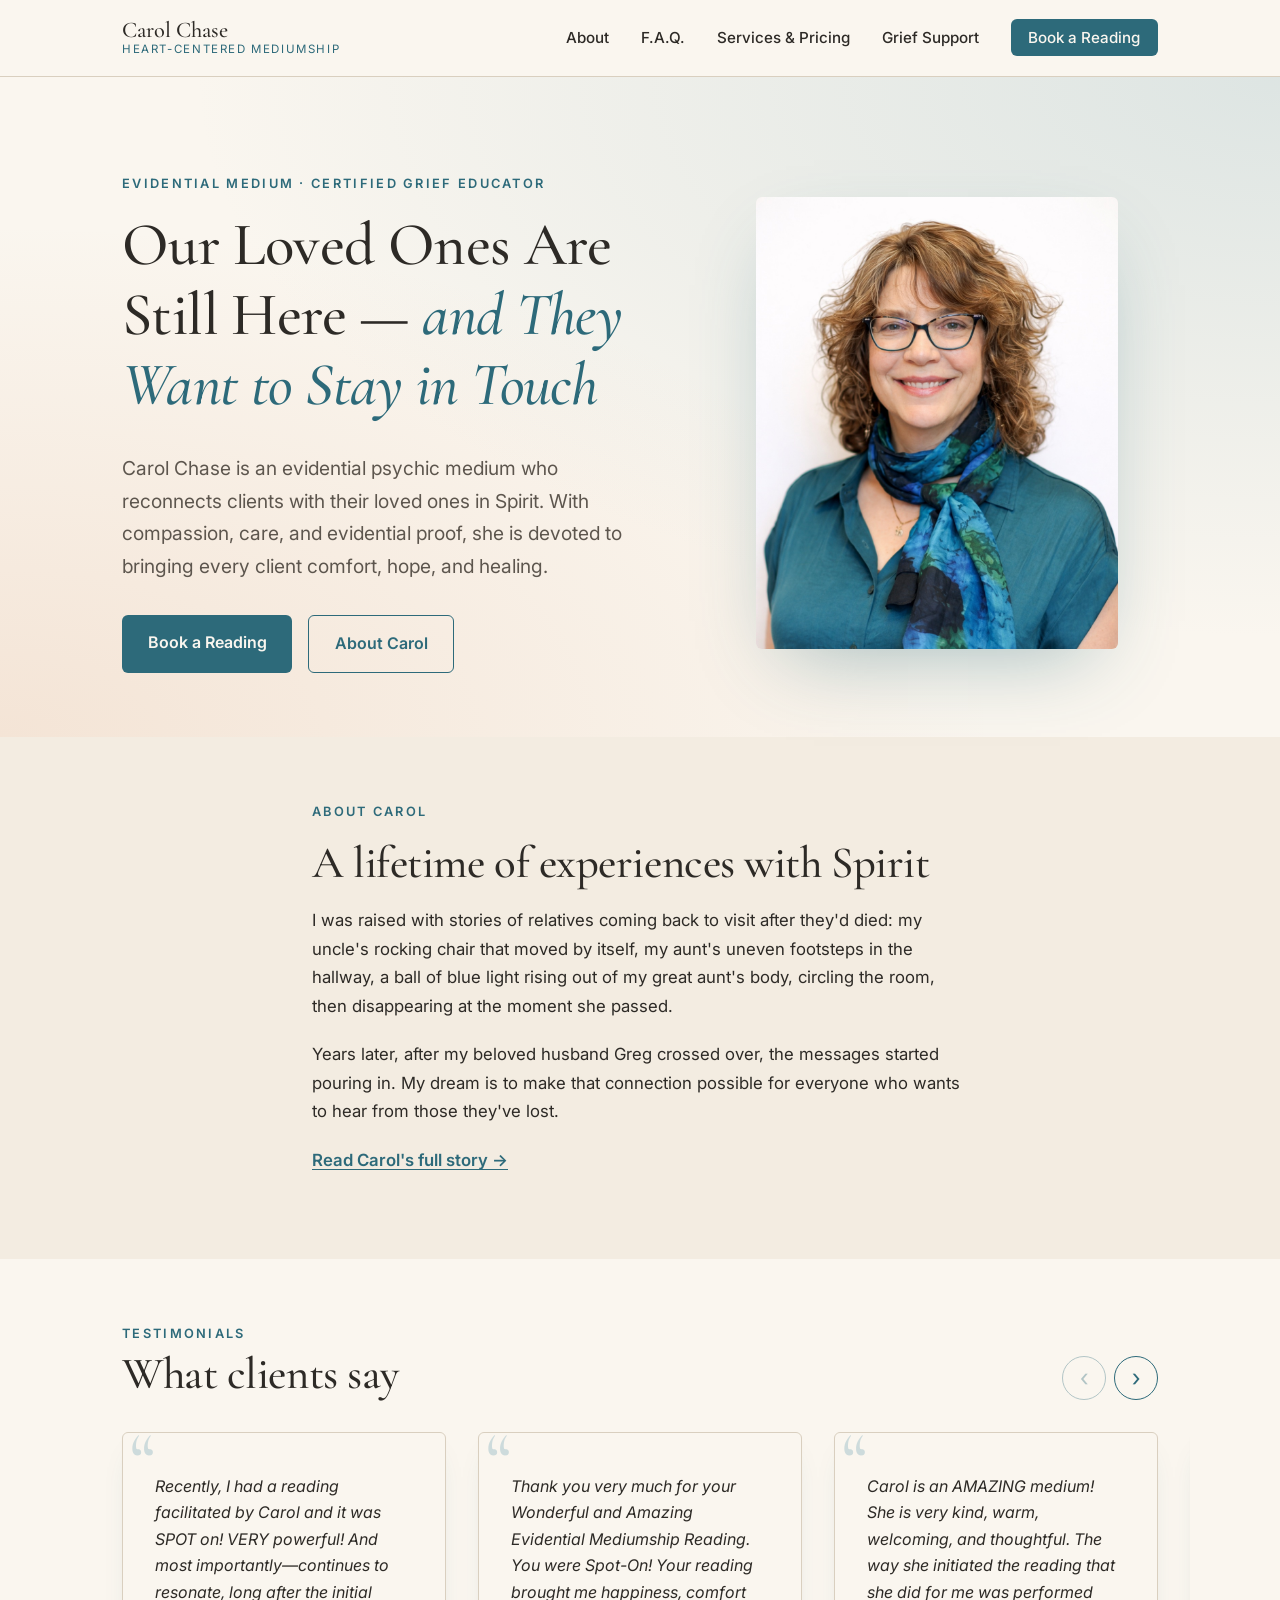
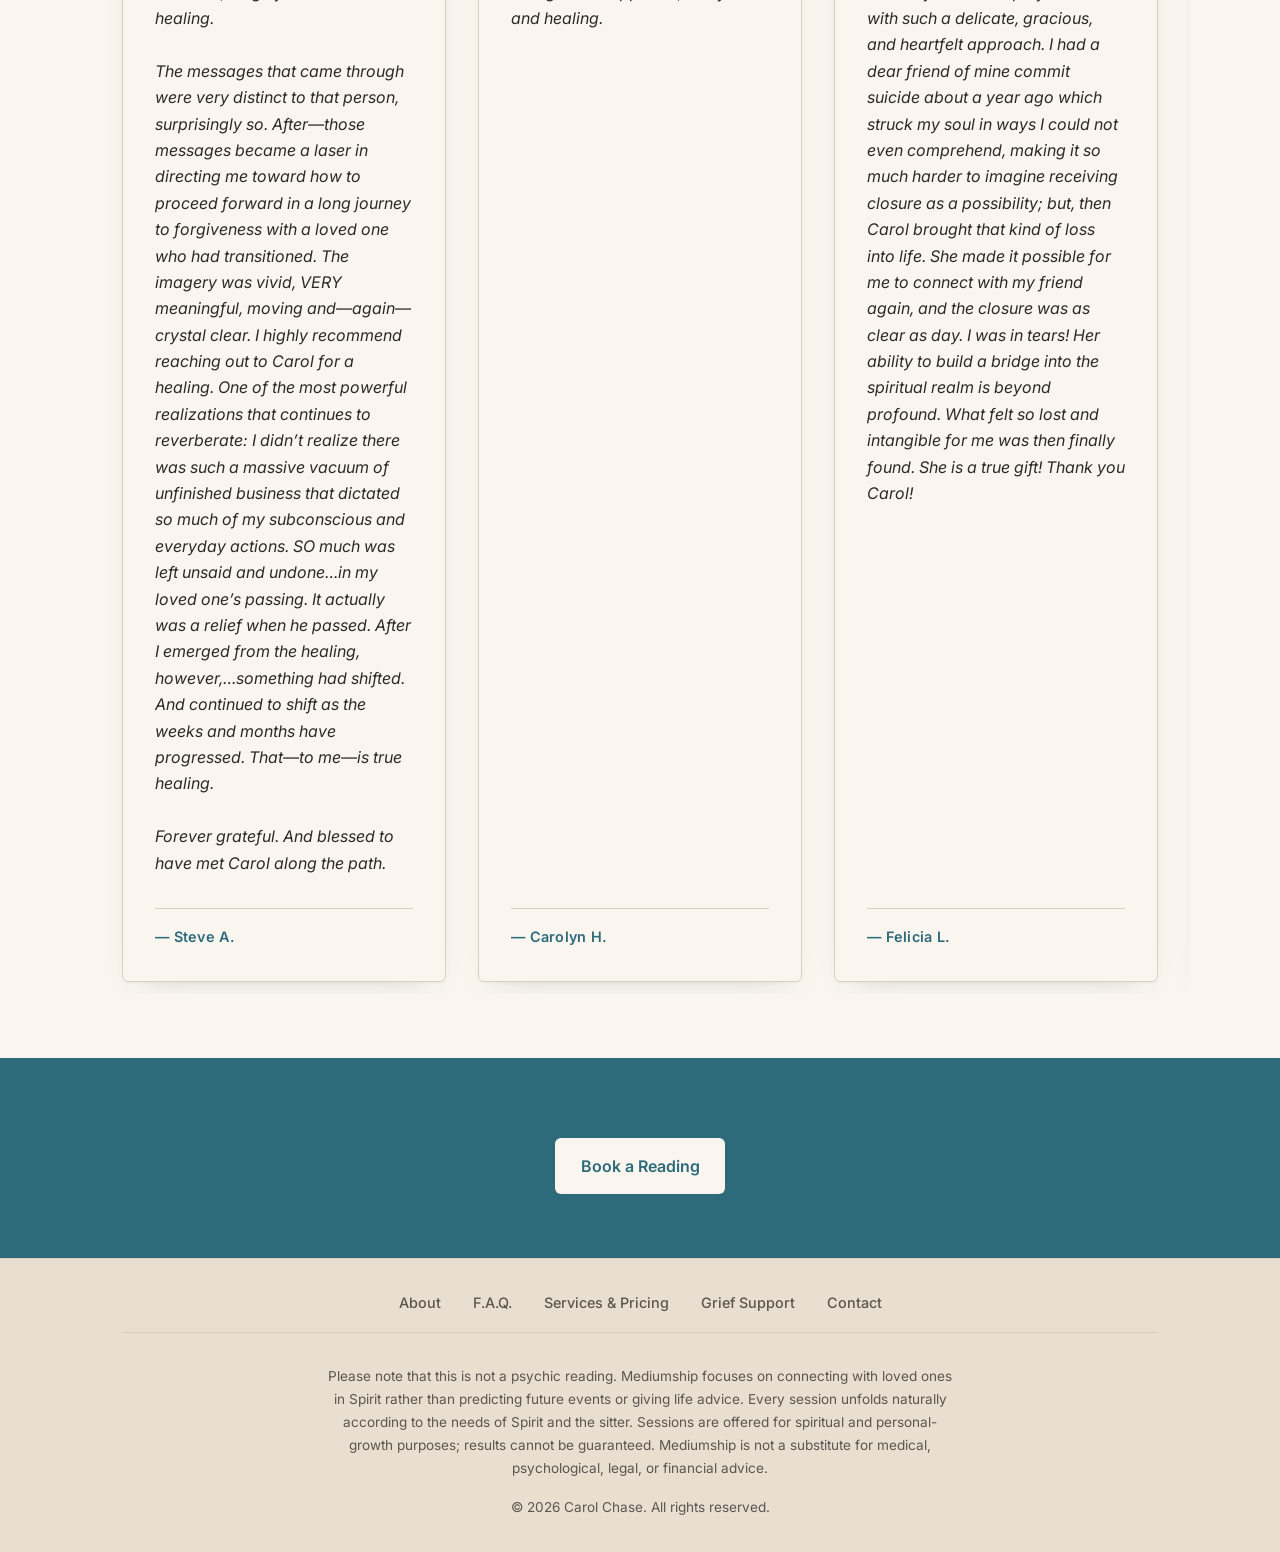
<file: index.html>
<!DOCTYPE html>
<!--
  Home page.

  Each page on this site shares the same <header> and <footer>.
  If you change the nav, search-and-replace across ALL .html files.
  See CLAUDE.md for the full editing playbook.
-->
<html lang="en">
<head>
  <meta charset="UTF-8" />
  <meta name="viewport" content="width=device-width, initial-scale=1.0" />
  <title>Carol Chase — Heart-Centered Mediumship & Grief Support</title>
  <meta name="description" content="Carol Chase, M.A. — Evidential Medium and Certified Grief Educator. Compassionate mediumship readings and grief support, online from Delaware County, PA." />
  <meta property="og:title" content="Carol Chase, M.A. — Heart-Centered Mediumship" />
  <meta property="og:description" content="Evidential Medium and Certified Grief Educator offering compassionate online readings and grief support." />
  <meta property="og:image" content="https://carolchasemedium.com/images/carol-portrait.jpg" />
  <meta property="og:url" content="https://carolchasemedium.com" />
  <meta property="og:type" content="website" />
  <link rel="preconnect" href="https://fonts.googleapis.com" />
  <link rel="preconnect" href="https://fonts.gstatic.com" crossorigin />
  <link href="https://fonts.googleapis.com/css2?family=Cormorant+Garamond:ital,wght@0,400;0,500;0,600;1,400&family=Inter:wght@400;500;600&display=swap" rel="stylesheet" />
  <link rel="stylesheet" href="styles.css" />
</head>
<body>

  <!-- SHARED HEADER (identical on every page) -->
  <header class="site-header">
    <div class="container header-inner">
      <a href="index.html" class="brand">
        <span class="brand-name">Carol Chase</span>
        <span class="brand-tagline">Heart-Centered Mediumship</span>
      </a>
      <nav aria-label="Main navigation">
        <ul class="nav-list">
          <li><a href="about.html">About</a></li>
          <li><a href="faq.html">F.A.Q.</a></li>
          <li><a href="services.html">Services &amp; Pricing</a></li>
          <li><a href="grief-support.html">Grief Support</a></li>
          <li><a href="services.html" class="nav-cta">Book a Reading</a></li>
        </ul>
      </nav>
    </div>
  </header>

  <main>

    <!-- HERO -->
    <section class="hero">
      <div class="container hero-inner">
        <div class="hero-copy">
          <p class="eyebrow">Evidential Medium &middot; Certified Grief Educator</p>
          <h1>Our Loved Ones Are Still Here &mdash; <em>and They Want to Stay in Touch</em></h1>
          <p class="lede">
            Carol Chase is an evidential psychic medium who reconnects clients with their loved ones in Spirit. With compassion, care, and evidential proof, she is devoted to bringing every client comfort, hope, and healing.
          </p>
          <div class="cta-row">
            <a href="services.html" class="btn btn-primary">Book a Reading</a>
            <a href="about.html" class="btn btn-ghost">About Carol</a>
          </div>
        </div>
        <figure class="hero-portrait">
          <img src="images/carol-portrait.jpg" alt="Portrait of Carol Chase, smiling warmly, wearing a teal blouse and a blue-and-green scarf." />
        </figure>
      </div>
    </section>

    <!-- ABOUT TEASER -->
    <section id="about" class="section section-alt">
      <div class="container narrow">
        <p class="eyebrow">About Carol</p>
        <h2>A lifetime of experiences with Spirit</h2>
        <p>
          I was raised with stories of relatives coming back to visit after they'd died: my uncle's rocking chair that moved by itself, my aunt's uneven footsteps in the hallway, a ball of blue light rising out of my great aunt's body, circling the room, then disappearing at the moment she passed.
        </p>
        <p>
          Years later, after my beloved husband Greg crossed over, the messages started pouring in. My dream is to make that connection possible for everyone who wants to hear from those they've lost.
        </p>
        <p><a href="about.html" class="read-more">Read Carol's full story &rarr;</a></p>
      </div>
    </section>

    <!-- TESTIMONIALS -->
    <section id="testimonials" class="section">
      <div class="container">
        <div class="testimonials-header">
          <div>
            <p class="eyebrow">Testimonials</p>
            <h2>What clients say</h2>
          </div>
          <div class="carousel-controls">
            <button class="carousel-btn carousel-prev" aria-label="Previous testimonial" aria-controls="testimonial-scroller">&#8249;</button>
            <button class="carousel-btn carousel-next" aria-label="Next testimonial" aria-controls="testimonial-scroller">&#8250;</button>
          </div>
        </div>
        <div class="testimonial-scroller" id="testimonial-scroller" role="region" aria-label="Client testimonials" tabindex="0">

            <figure class="testimonial">
              <blockquote>
                Recently, I had a reading facilitated by Carol and it was SPOT on! VERY powerful! And most importantly&mdash;continues to resonate, long after the initial healing.
                <br /><br />
                The messages that came through were very distinct to that person, surprisingly so. After&mdash;those messages became a laser in directing me toward how to proceed forward in a long journey to forgiveness with a loved one who had transitioned. The imagery was vivid, VERY meaningful, moving and&mdash;again&mdash;crystal clear. I highly recommend reaching out to Carol for a healing. One of the most powerful realizations that continues to reverberate: I didn&rsquo;t realize there was such a massive vacuum of unfinished business that dictated so much of my subconscious and everyday actions. SO much was left unsaid and undone&hellip;in my loved one&rsquo;s passing. It actually was a relief when he passed. After I emerged from the healing, however,&hellip;something had shifted. And continued to shift as the weeks and months have progressed. That&mdash;to me&mdash;is true healing.
                <br /><br />
                Forever grateful. And blessed to have met Carol along the path.
              </blockquote>
              <figcaption>&mdash; Steve A.</figcaption>
            </figure>

            <figure class="testimonial">
              <blockquote>
                Thank you very much for your Wonderful and Amazing Evidential Mediumship Reading. You were Spot-On! Your reading brought me happiness, comfort and healing.
              </blockquote>
              <figcaption>&mdash; Carolyn H.</figcaption>
            </figure>

            <figure class="testimonial">
              <blockquote>
                Carol is an AMAZING medium! She is very kind, warm, welcoming, and thoughtful. The way she initiated the reading that she did for me was performed with such a delicate, gracious, and heartfelt approach. I had a dear friend of mine commit suicide about a year ago which struck my soul in ways I could not even comprehend, making it so much harder to imagine receiving closure as a possibility; but, then Carol brought that kind of loss into life. She made it possible for me to connect with my friend again, and the closure was as clear as day. I was in tears! Her ability to build a bridge into the spiritual realm is beyond profound. What felt so lost and intangible for me was then finally found. She is a true gift! Thank you Carol!
              </blockquote>
              <figcaption>&mdash; Felicia L.</figcaption>
            </figure>

            <figure class="testimonial">
              <blockquote>
                Carol is very friendly and professional, creating a safe and loving space. Great energy! I love that she brought in my grandparents together. The sewing references were spot on!
              </blockquote>
              <figcaption>&mdash; Charlene H.</figcaption>
            </figure>

            <figure class="testimonial">
              <blockquote>
                Carol, thank you so much for connecting me with my beloved mother today. I had no doubt that she was present with us. Your perception of her putting on red lipstick was particularly meaningful to me. One of my strongest memories of my childhood is of watching her getting dressed up to go dancing with my father and putting on red lipstick! So that evidence was very special for me. Thank you, too, for the extensive messages you relayed to me from her. It was as if she were talking directly to me, as everything you expressed is what she advised me, my siblings, and others in life.
              </blockquote>
              <figcaption>&mdash; Karen V.</figcaption>
            </figure>

            <figure class="testimonial">
              <blockquote>
                Carol brought in wonderful evidence of my grandmother and my current spiritual situation so much so, that it gave me goosebumps. Such a delightful and accurate reading!!
              </blockquote>
              <figcaption>&mdash; Sabrina S.</figcaption>
            </figure>

            <figure class="testimonial">
              <blockquote>
                I received a beautiful session from Carol. She was able to really capture the essence of my grandpa and share many pieces of evidence about him. She brought back different memories we shared and things he loved to do in his life.. thank you for this session :)
              </blockquote>
              <figcaption>&mdash; Michelle Y.</figcaption>
            </figure>

            <figure class="testimonial">
              <blockquote>
                Carol creates a story from start to finish with spirit that has a beginning middle and end&hellip; She has a very unique and beautiful way of receiving information from Spirit which she shares with love and care, painting a beautiful picture.
              </blockquote>
              <figcaption>&mdash; Chris O.</figcaption>
            </figure>

        </div>
      </div>
    </section>

    <!-- CTA BAND -->
    <section class="cta-band">
      <div class="container center">
        <a href="services.html" class="btn btn-primary">Book a Reading</a>
      </div>
    </section>


  </main>

  <!-- SHARED FOOTER (identical on every page) -->
  <footer class="site-footer">
    <div class="container">
      <nav class="footer-nav" aria-label="Footer navigation">
        <a href="about.html">About</a>
        <a href="faq.html">F.A.Q.</a>
        <a href="services.html">Services &amp; Pricing</a>
        <a href="grief-support.html">Grief Support</a>
        <a href="contact.html">Contact</a>
      </nav>
      <p class="disclaimer">
        Please note that this is not a psychic reading. Mediumship focuses on connecting with loved ones in Spirit rather than predicting future events or giving life advice. Every session unfolds naturally according to the needs of Spirit and the sitter. Sessions are offered for spiritual and personal-growth purposes; results cannot be guaranteed. Mediumship is not a substitute for medical, psychological, legal, or financial advice.
      </p>
      <p class="copyright">
        &copy; <span id="year">2026</span> Carol Chase. All rights reserved.
      </p>
    </div>
  </footer>

  <script>
    // Auto-update copyright year, and mark the active nav link
    document.getElementById('year').textContent = new Date().getFullYear();
    document.querySelectorAll('.nav-list a, .footer-nav a').forEach(a => {
      if (a.pathname === window.location.pathname) a.classList.add('active');
    });

    // Testimonial scroller: native horizontal scroll + scroll-snap on touch.
    // Arrow buttons scroll by one card width; disable at start/end.
    (function () {
      var scroller = document.getElementById('testimonial-scroller');
      if (!scroller) return;
      var prevBtn = document.querySelector('.carousel-prev');
      var nextBtn = document.querySelector('.carousel-next');

      function stepWidth() {
        var card = scroller.querySelector('.testimonial');
        if (!card) return scroller.clientWidth;
        var gap = parseFloat(getComputedStyle(scroller).columnGap || getComputedStyle(scroller).gap) || 16;
        return card.getBoundingClientRect().width + gap;
      }

      function updateButtons() {
        if (!prevBtn || !nextBtn) return;
        var max = scroller.scrollWidth - scroller.clientWidth;
        prevBtn.disabled = scroller.scrollLeft <= 1;
        nextBtn.disabled = scroller.scrollLeft >= max - 1;
      }

      if (prevBtn) prevBtn.addEventListener('click', function () { scroller.scrollBy({ left: -stepWidth(), behavior: 'smooth' }); });
      if (nextBtn) nextBtn.addEventListener('click', function () { scroller.scrollBy({ left:  stepWidth(), behavior: 'smooth' }); });

      scroller.addEventListener('scroll', updateButtons, { passive: true });
      window.addEventListener('resize', updateButtons);
      updateButtons();
    }());
  </script>
</body>
</html>
</file>
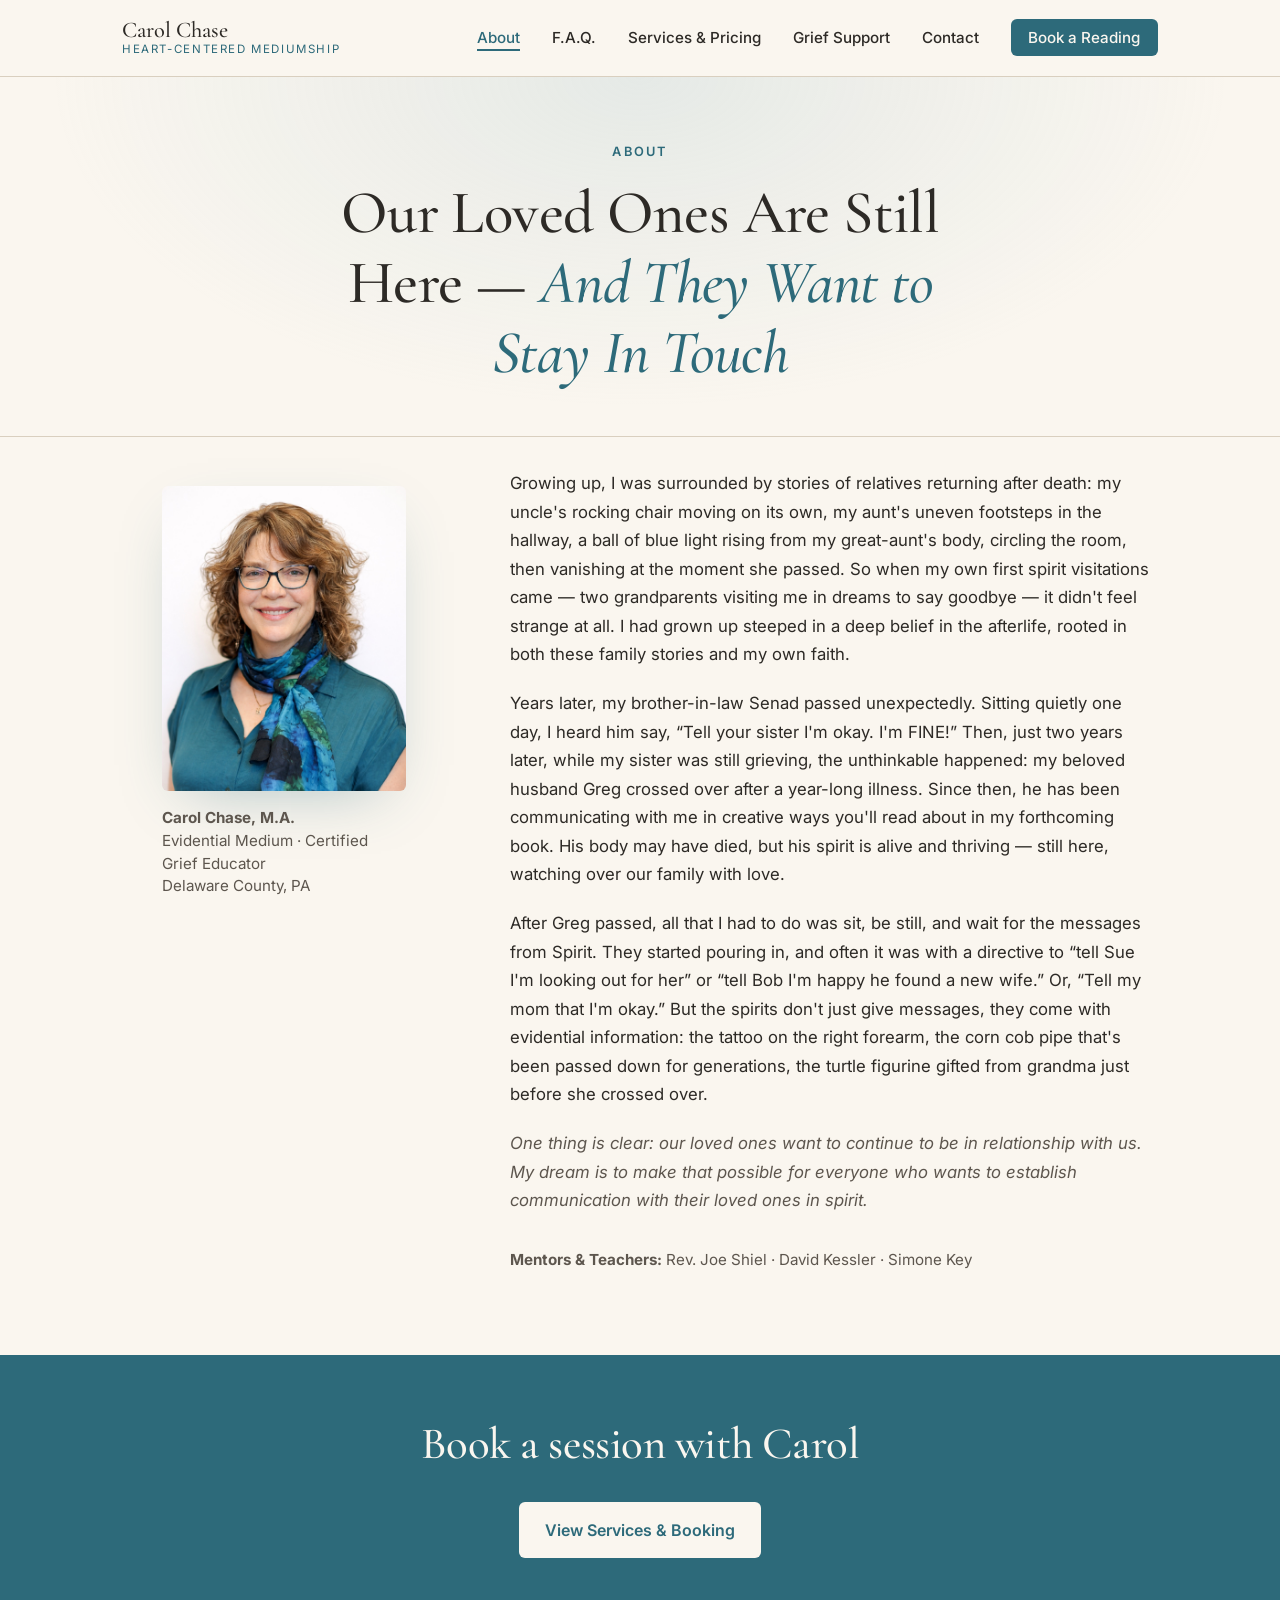
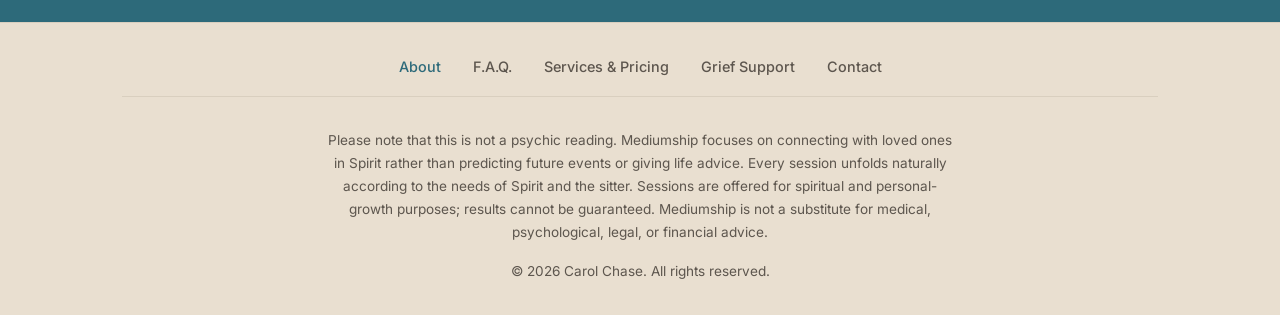
<file: about.html>
<!DOCTYPE html>
<!-- About page. Header/footer are shared with all other pages — see index.html. -->
<html lang="en">
<head>
  <meta charset="UTF-8" />
  <meta name="viewport" content="width=device-width, initial-scale=1.0" />
  <title>About Carol Chase — Heart-Centered Mediumship</title>
  <meta name="description" content="Carol Chase, M.A. — Evidential Medium and Certified Grief Educator. Carol's personal story of how she came to mediumship." />
  <link rel="preconnect" href="https://fonts.googleapis.com" />
  <link rel="preconnect" href="https://fonts.gstatic.com" crossorigin />
  <link href="https://fonts.googleapis.com/css2?family=Cormorant+Garamond:ital,wght@0,400;0,500;0,600;1,400&family=Inter:wght@400;500;600&display=swap" rel="stylesheet" />
  <link rel="stylesheet" href="styles.css" />
</head>
<body>

  <header class="site-header">
    <div class="container header-inner">
      <a href="index.html" class="brand">
        <span class="brand-name">Carol Chase</span>
        <span class="brand-tagline">Heart-Centered Mediumship</span>
      </a>
      <nav aria-label="Main navigation">
        <ul class="nav-list">
          <li><a href="about.html">About</a></li>
          <li><a href="faq.html">F.A.Q.</a></li>
          <li><a href="services.html">Services &amp; Pricing</a></li>
          <li><a href="grief-support.html">Grief Support</a></li>
          <li><a href="contact.html">Contact</a></li>
          <li><a href="services.html" class="nav-cta">Book a Reading</a></li>
        </ul>
      </nav>
    </div>
  </header>

  <main>

    <section class="page-hero">
      <div class="container narrow center">
        <p class="eyebrow">About</p>
        <h1>Our Loved Ones Are Still Here &mdash; <em>And They Want to Stay In Touch</em></h1>
      </div>
    </section>

    <section class="section">
      <div class="container about-inner">
        <figure class="about-portrait">
          <img src="images/carol-portrait.jpg" alt="Portrait of Carol Chase." />
          <figcaption>
            <strong>Carol Chase, M.A.</strong><br />
            Evidential Medium &middot; Certified Grief Educator<br />
            Delaware County, PA
          </figcaption>
        </figure>
        <div class="about-copy">
          <p>
            Growing up, I was surrounded by stories of relatives returning after death: my uncle's rocking chair moving on its own, my aunt's uneven footsteps in the hallway, a ball of blue light rising from my great-aunt's body, circling the room, then vanishing at the moment she passed. So when my own first spirit visitations came &mdash; two grandparents visiting me in dreams to say goodbye &mdash; it didn't feel strange at all. I had grown up steeped in a deep belief in the afterlife, rooted in both these family stories and my own faith.
          </p>
          <p>
            Years later, my brother-in-law Senad passed unexpectedly. Sitting quietly one day, I heard him say, &ldquo;Tell your sister I'm okay. I'm FINE!&rdquo; Then, just two years later, while my sister was still grieving, the unthinkable happened: my beloved husband Greg crossed over after a year-long illness. Since then, he has been communicating with me in creative ways you'll read about in my forthcoming book. His body may have died, but his spirit is alive and thriving &mdash; still here, watching over our family with love.
          </p>
          <p>
            After Greg passed, all that I had to do was sit, be still, and wait for the messages from Spirit. They started pouring in, and often it was with a directive to &ldquo;tell Sue I'm looking out for her&rdquo; or &ldquo;tell Bob I'm happy he found a new wife.&rdquo; Or, &ldquo;Tell my mom that I'm okay.&rdquo; But the spirits don't just give messages, they come with evidential information: the tattoo on the right forearm, the corn cob pipe that's been passed down for generations, the turtle figurine gifted from grandma just before she crossed over.
          </p>
          <p class="closing">
            One thing is clear: our loved ones want to continue to be in relationship with us. My dream is to make that possible for everyone who wants to establish communication with their loved ones in spirit.
          </p>
          <p class="teachers">
            <strong>Mentors &amp; Teachers:</strong> Rev. Joe Shiel &middot; David Kessler &middot; Simone Key
          </p>
        </div>
      </div>
    </section>

    <section class="cta-band">
      <div class="container center">
        <h2>Book a session with Carol</h2>
        <a href="services.html" class="btn btn-primary">View Services &amp; Booking</a>
      </div>
    </section>

  </main>

  <footer class="site-footer">
    <div class="container">
      <nav class="footer-nav" aria-label="Footer navigation">
        <a href="about.html">About</a>
        <a href="faq.html">F.A.Q.</a>
        <a href="services.html">Services &amp; Pricing</a>
        <a href="grief-support.html">Grief Support</a>
        <a href="contact.html">Contact</a>
      </nav>
      <p class="disclaimer">
        Please note that this is not a psychic reading. Mediumship focuses on connecting with loved ones in Spirit rather than predicting future events or giving life advice. Every session unfolds naturally according to the needs of Spirit and the sitter. Sessions are offered for spiritual and personal-growth purposes; results cannot be guaranteed. Mediumship is not a substitute for medical, psychological, legal, or financial advice.
      </p>
      <p class="copyright">
        &copy; <span id="year">2026</span> Carol Chase. All rights reserved.
      </p>
    </div>
  </footer>

  <script>
    document.getElementById('year').textContent = new Date().getFullYear();
    document.querySelectorAll('.nav-list a, .footer-nav a').forEach(a => {
      if (a.pathname === window.location.pathname) a.classList.add('active');
    });
  </script>
</body>
</html>
</file>
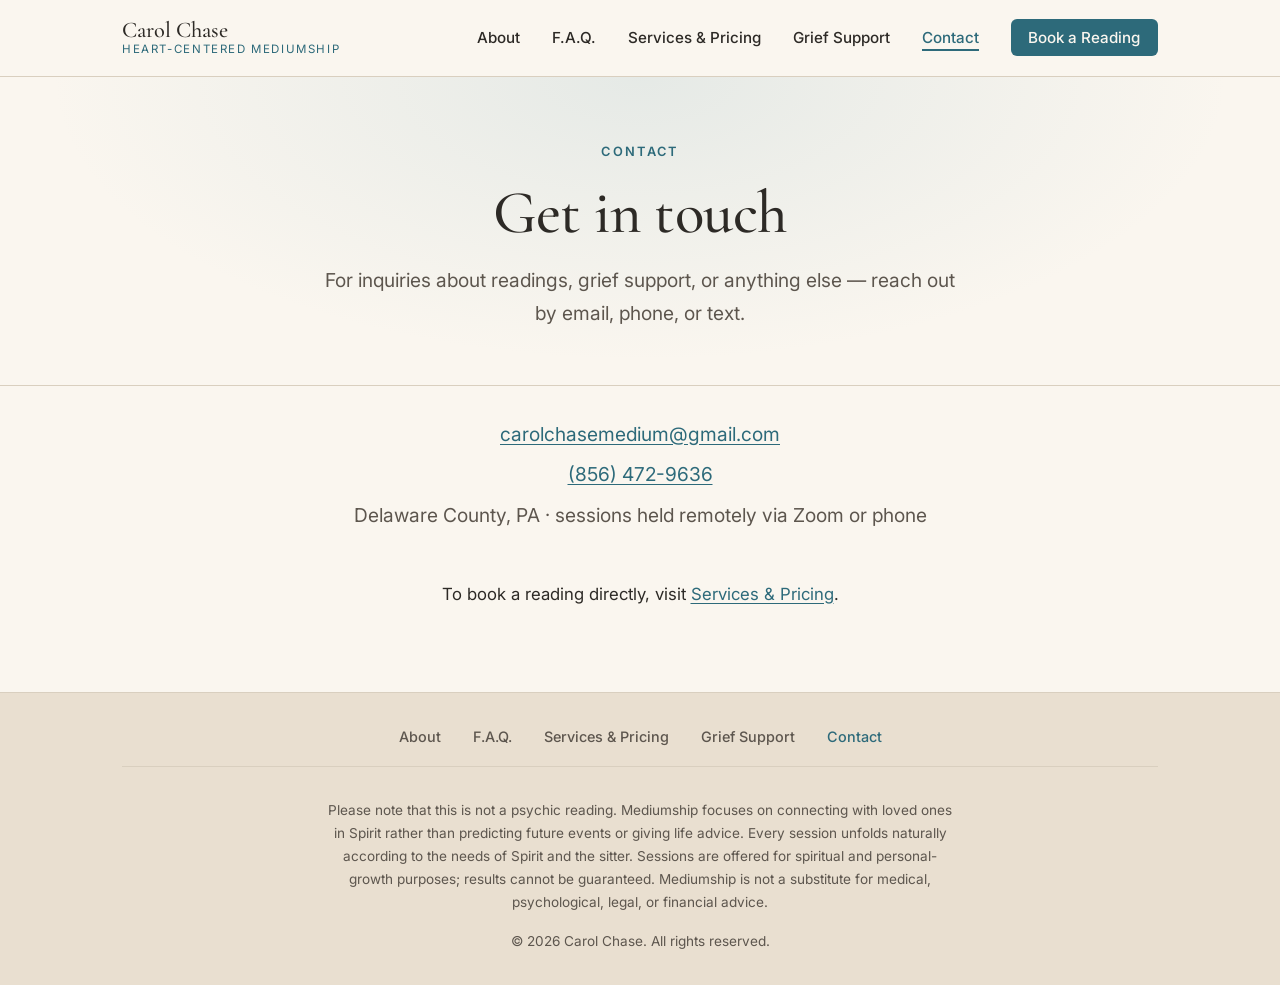
<file: contact.html>
<!DOCTYPE html>
<!-- Contact page. Header/footer are shared — see index.html. -->
<html lang="en">
<head>
  <meta charset="UTF-8" />
  <meta name="viewport" content="width=device-width, initial-scale=1.0" />
  <title>Contact — Carol Chase, Heart-Centered Mediumship</title>
  <meta name="description" content="Get in touch with Carol Chase, Evidential Medium and Certified Grief Educator. Sessions held remotely from Delaware County, PA." />
  <link rel="preconnect" href="https://fonts.googleapis.com" />
  <link rel="preconnect" href="https://fonts.gstatic.com" crossorigin />
  <link href="https://fonts.googleapis.com/css2?family=Cormorant+Garamond:ital,wght@0,400;0,500;0,600;1,400&family=Inter:wght@400;500;600&display=swap" rel="stylesheet" />
  <link rel="stylesheet" href="styles.css" />
</head>
<body>

  <header class="site-header">
    <div class="container header-inner">
      <a href="index.html" class="brand">
        <span class="brand-name">Carol Chase</span>
        <span class="brand-tagline">Heart-Centered Mediumship</span>
      </a>
      <nav aria-label="Main navigation">
        <ul class="nav-list">
          <li><a href="about.html">About</a></li>
          <li><a href="faq.html">F.A.Q.</a></li>
          <li><a href="services.html">Services &amp; Pricing</a></li>
          <li><a href="grief-support.html">Grief Support</a></li>
          <li><a href="contact.html">Contact</a></li>
          <li><a href="services.html" class="nav-cta">Book a Reading</a></li>
        </ul>
      </nav>
    </div>
  </header>

  <main>

    <section class="page-hero">
      <div class="container narrow center">
        <p class="eyebrow">Contact</p>
        <h1>Get in touch</h1>
        <p class="lede">For inquiries about readings, grief support, or anything else &mdash; reach out by email, phone, or text.</p>
      </div>
    </section>

    <section class="section">
      <div class="container narrow center">

        <p class="contact-line">
          <a href="mailto:carolchasemedium@gmail.com">carolchasemedium@gmail.com</a>
        </p>
        <p class="contact-line">
          <a href="tel:+18564729636">(856) 472-9636</a>
        </p>
        <p class="contact-line muted">Delaware County, PA &middot; sessions held remotely via Zoom or phone</p>

        <p style="margin-top: 3rem;">
          To book a reading directly, visit <a href="services.html">Services &amp; Pricing</a>.
        </p>
      </div>
    </section>

  </main>

  <footer class="site-footer">
    <div class="container">
      <nav class="footer-nav" aria-label="Footer navigation">
        <a href="about.html">About</a>
        <a href="faq.html">F.A.Q.</a>
        <a href="services.html">Services &amp; Pricing</a>
        <a href="grief-support.html">Grief Support</a>
        <a href="contact.html">Contact</a>
      </nav>
      <p class="disclaimer">
        Please note that this is not a psychic reading. Mediumship focuses on connecting with loved ones in Spirit rather than predicting future events or giving life advice. Every session unfolds naturally according to the needs of Spirit and the sitter. Sessions are offered for spiritual and personal-growth purposes; results cannot be guaranteed. Mediumship is not a substitute for medical, psychological, legal, or financial advice.
      </p>
      <p class="copyright">
        &copy; <span id="year">2026</span> Carol Chase. All rights reserved.
      </p>
    </div>
  </footer>

  <script>
    document.getElementById('year').textContent = new Date().getFullYear();
    document.querySelectorAll('.nav-list a, .footer-nav a').forEach(a => {
      if (a.pathname === window.location.pathname) a.classList.add('active');
    });
  </script>
</body>
</html>
</file>
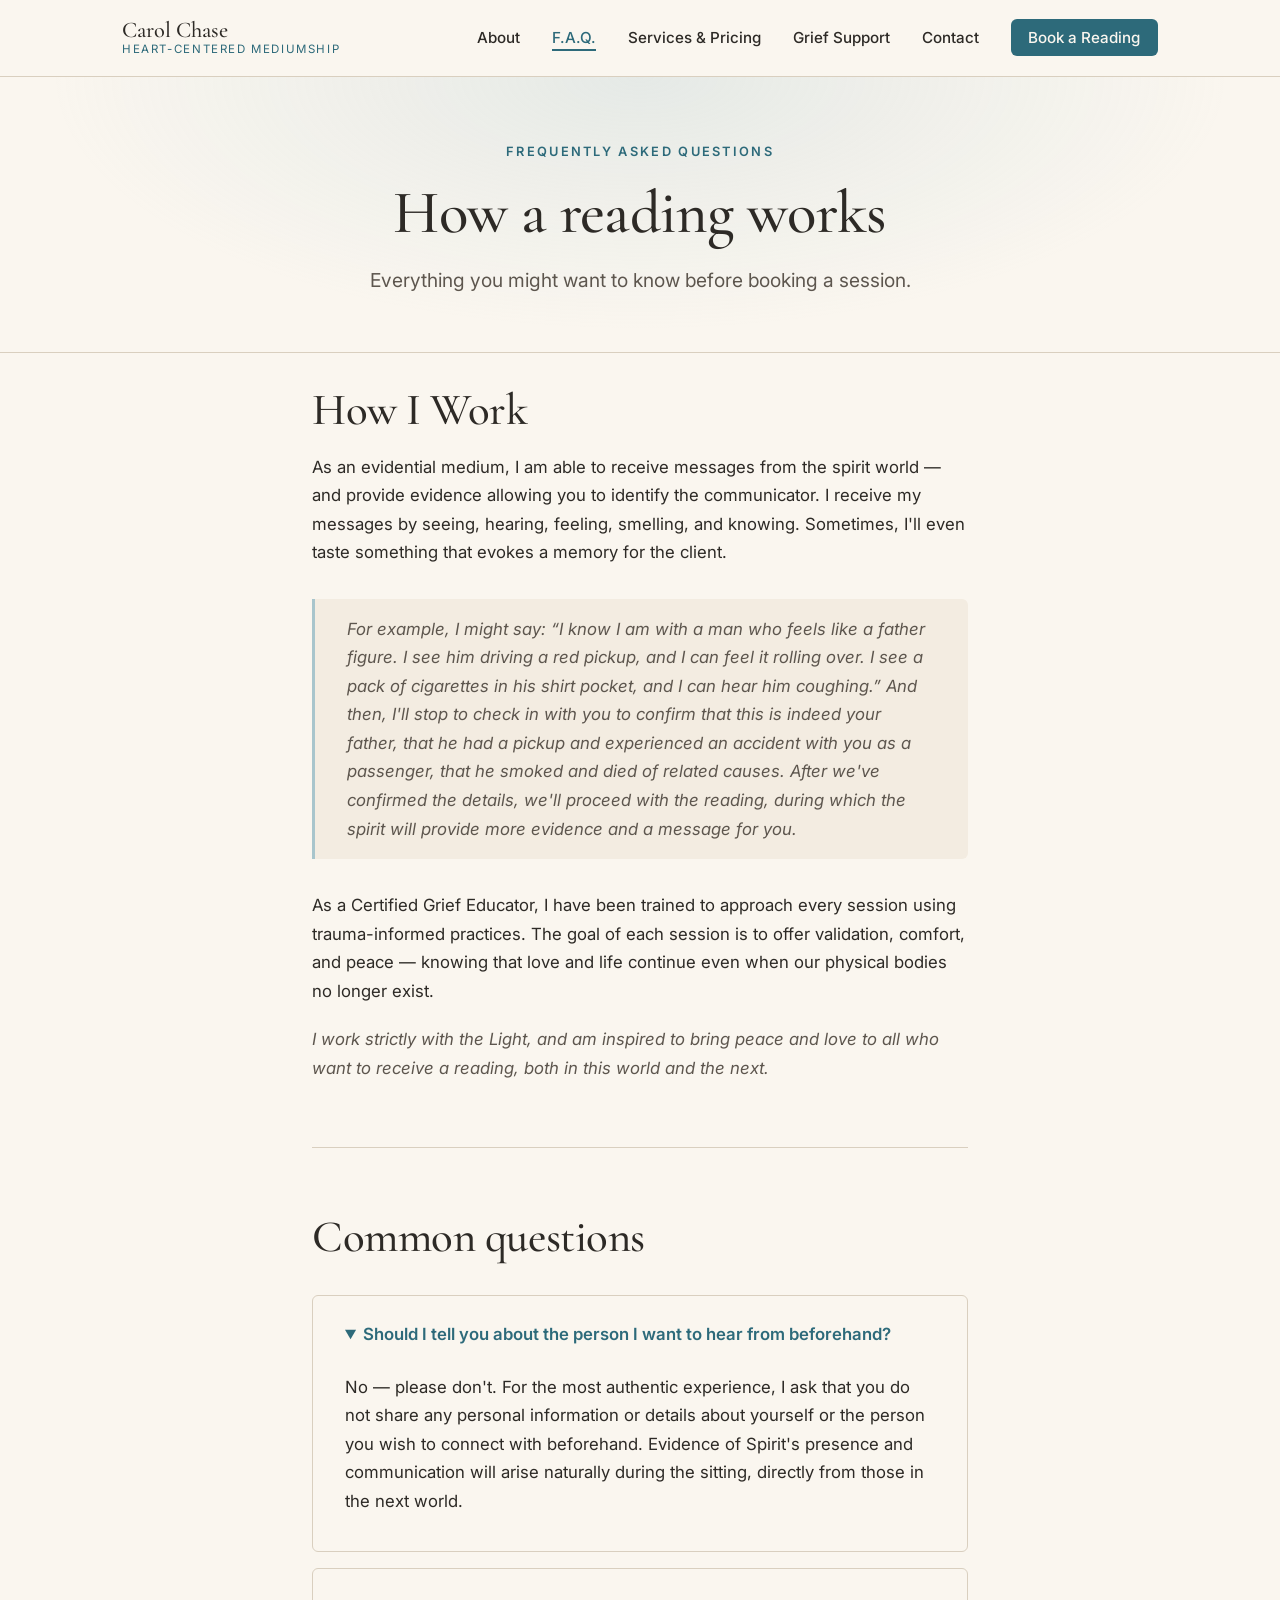
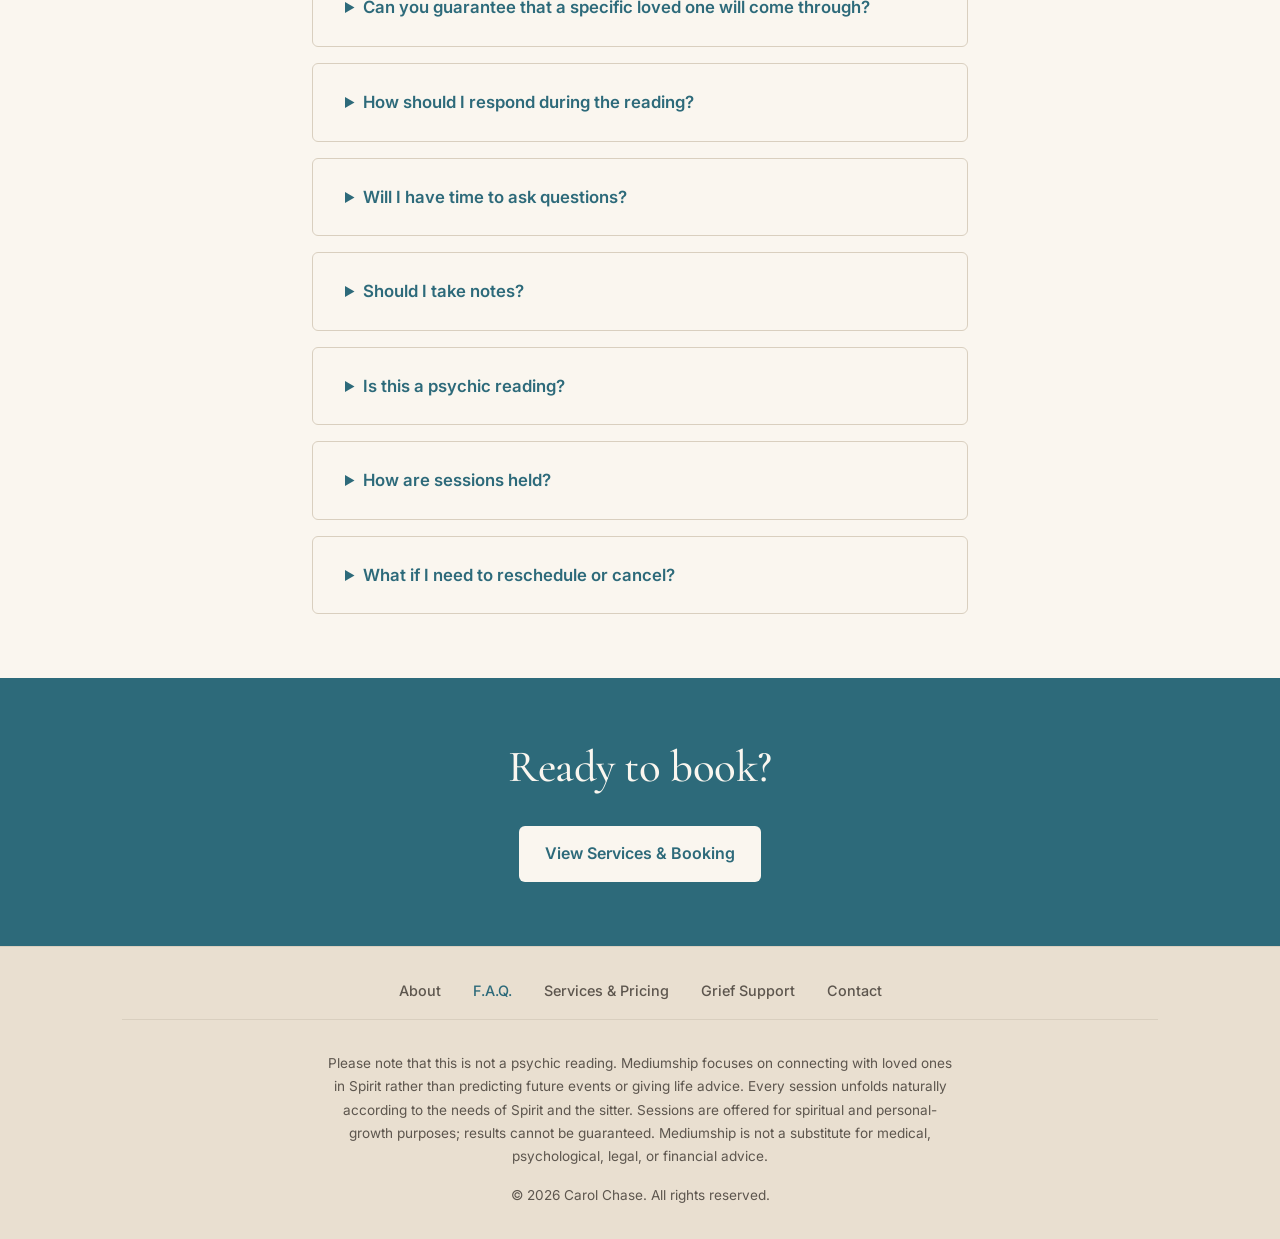
<file: faq.html>
<!DOCTYPE html>
<!-- F.A.Q. page. Header/footer are shared — see index.html. -->
<html lang="en">
<head>
  <meta charset="UTF-8" />
  <meta name="viewport" content="width=device-width, initial-scale=1.0" />
  <title>F.A.Q. — Carol Chase, Heart-Centered Mediumship</title>
  <meta name="description" content="How an evidential mediumship reading with Carol Chase works, and answers to common questions about what to expect." />
  <link rel="preconnect" href="https://fonts.googleapis.com" />
  <link rel="preconnect" href="https://fonts.gstatic.com" crossorigin />
  <link href="https://fonts.googleapis.com/css2?family=Cormorant+Garamond:ital,wght@0,400;0,500;0,600;1,400&family=Inter:wght@400;500;600&display=swap" rel="stylesheet" />
  <link rel="stylesheet" href="styles.css" />
</head>
<body>

  <header class="site-header">
    <div class="container header-inner">
      <a href="index.html" class="brand">
        <span class="brand-name">Carol Chase</span>
        <span class="brand-tagline">Heart-Centered Mediumship</span>
      </a>
      <nav aria-label="Main navigation">
        <ul class="nav-list">
          <li><a href="about.html">About</a></li>
          <li><a href="faq.html">F.A.Q.</a></li>
          <li><a href="services.html">Services &amp; Pricing</a></li>
          <li><a href="grief-support.html">Grief Support</a></li>
          <li><a href="contact.html">Contact</a></li>
          <li><a href="services.html" class="nav-cta">Book a Reading</a></li>
        </ul>
      </nav>
    </div>
  </header>

  <main>

    <section class="page-hero">
      <div class="container narrow center">
        <p class="eyebrow">Frequently Asked Questions</p>
        <h1>How a reading works</h1>
        <p class="lede">Everything you might want to know before booking a session.</p>
      </div>
    </section>

    <section class="section">
      <div class="container narrow">

        <h2>How I Work</h2>
        <p>
          As an evidential medium, I am able to receive messages from the spirit world &mdash; and provide evidence allowing you to identify the communicator. I receive my messages by seeing, hearing, feeling, smelling, and knowing. Sometimes, I'll even taste something that evokes a memory for the client.
        </p>
        <blockquote>
          For example, I might say: &ldquo;I know I am with a man who feels like a father figure. I see him driving a red pickup, and I can feel it rolling over. I see a pack of cigarettes in his shirt pocket, and I can hear him coughing.&rdquo; And then, I'll stop to check in with you to confirm that this is indeed your father, that he had a pickup and experienced an accident with you as a passenger, that he smoked and died of related causes. After we've confirmed the details, we'll proceed with the reading, during which the spirit will provide more evidence and a message for you.
        </blockquote>
        <p>
          As a Certified Grief Educator, I have been trained to approach every session using trauma-informed practices. The goal of each session is to offer validation, comfort, and peace &mdash; knowing that love and life continue even when our physical bodies no longer exist.
        </p>
        <p class="closing">
          I work strictly with the Light, and am inspired to bring peace and love to all who want to receive a reading, both in this world and the next.
        </p>

        <hr />

        <h2>Common questions</h2>

        <div class="faq-list">

          <details class="service-details" open>
            <summary>Should I tell you about the person I want to hear from beforehand?</summary>
            <p>
              No &mdash; please don't. For the most authentic experience, I ask that you do not share any personal information or details about yourself or the person you wish to connect with beforehand. Evidence of Spirit's presence and communication will arise naturally during the sitting, directly from those in the next world.
            </p>
          </details>

          <details class="service-details">
            <summary>Can you guarantee that a specific loved one will come through?</summary>
            <p>
              I cannot. I don't ask for the name of the person you hope to hear from, and I cannot guarantee a specific loved one will step forward. The spirit people who do come always come for your highest and best good.
            </p>
          </details>

          <details class="service-details">
            <summary>How should I respond during the reading?</summary>
            <p>
              During the evidential portion of the reading, please respond only with &ldquo;Yes&rdquo;, &ldquo;No&rdquo;, &ldquo;I don't know&rdquo;, &ldquo;I'm not sure&rdquo;, or &ldquo;Need more info&rdquo;. This keeps the evidence clean and ensures it's truly coming from Spirit and not from me reading you.
            </p>
          </details>

          <details class="service-details">
            <summary>Will I have time to ask questions?</summary>
            <p>
              Yes. Each reading reserves time at the end for feedback and any questions you'd like to bring forward.
            </p>
          </details>

          <details class="service-details">
            <summary>Should I take notes?</summary>
            <p>
              I recommend you take notes or audio-record the reading, because some details may not make immediate sense and become clear later, sometimes days or weeks afterward.
            </p>
          </details>

          <details class="service-details">
            <summary>Is this a psychic reading?</summary>
            <p>
              No. This is not a psychic reading. Mediumship focuses on connecting with loved ones in Spirit rather than predicting future events or giving life advice. Every session unfolds naturally according to the needs of Spirit and the sitter.
            </p>
          </details>

          <details class="service-details">
            <summary>How are sessions held?</summary>
            <p>
              All sessions are held remotely &mdash; over Zoom or by phone. Sessions are 30 or 60 minutes. See <a href="services.html">Services &amp; Pricing</a> for details.
            </p>
          </details>

          <details class="service-details">
            <summary>What if I need to reschedule or cancel?</summary>
            <p>
              You can cancel or reschedule up to 24 hours before your appointment for a full refund. See the full <a href="services.html#cancellation">cancellation policy</a> on the Services page.
            </p>
          </details>

        </div>
      </div>
    </section>

    <section class="cta-band">
      <div class="container center">
        <h2>Ready to book?</h2>
        <a href="services.html" class="btn btn-primary">View Services &amp; Booking</a>
      </div>
    </section>

  </main>

  <footer class="site-footer">
    <div class="container">
      <nav class="footer-nav" aria-label="Footer navigation">
        <a href="about.html">About</a>
        <a href="faq.html">F.A.Q.</a>
        <a href="services.html">Services &amp; Pricing</a>
        <a href="grief-support.html">Grief Support</a>
        <a href="contact.html">Contact</a>
      </nav>
      <p class="disclaimer">
        Please note that this is not a psychic reading. Mediumship focuses on connecting with loved ones in Spirit rather than predicting future events or giving life advice. Every session unfolds naturally according to the needs of Spirit and the sitter. Sessions are offered for spiritual and personal-growth purposes; results cannot be guaranteed. Mediumship is not a substitute for medical, psychological, legal, or financial advice.
      </p>
      <p class="copyright">
        &copy; <span id="year">2026</span> Carol Chase. All rights reserved.
      </p>
    </div>
  </footer>

  <script>
    document.getElementById('year').textContent = new Date().getFullYear();
    document.querySelectorAll('.nav-list a, .footer-nav a').forEach(a => {
      if (a.pathname === window.location.pathname) a.classList.add('active');
    });
  </script>
</body>
</html>
</file>
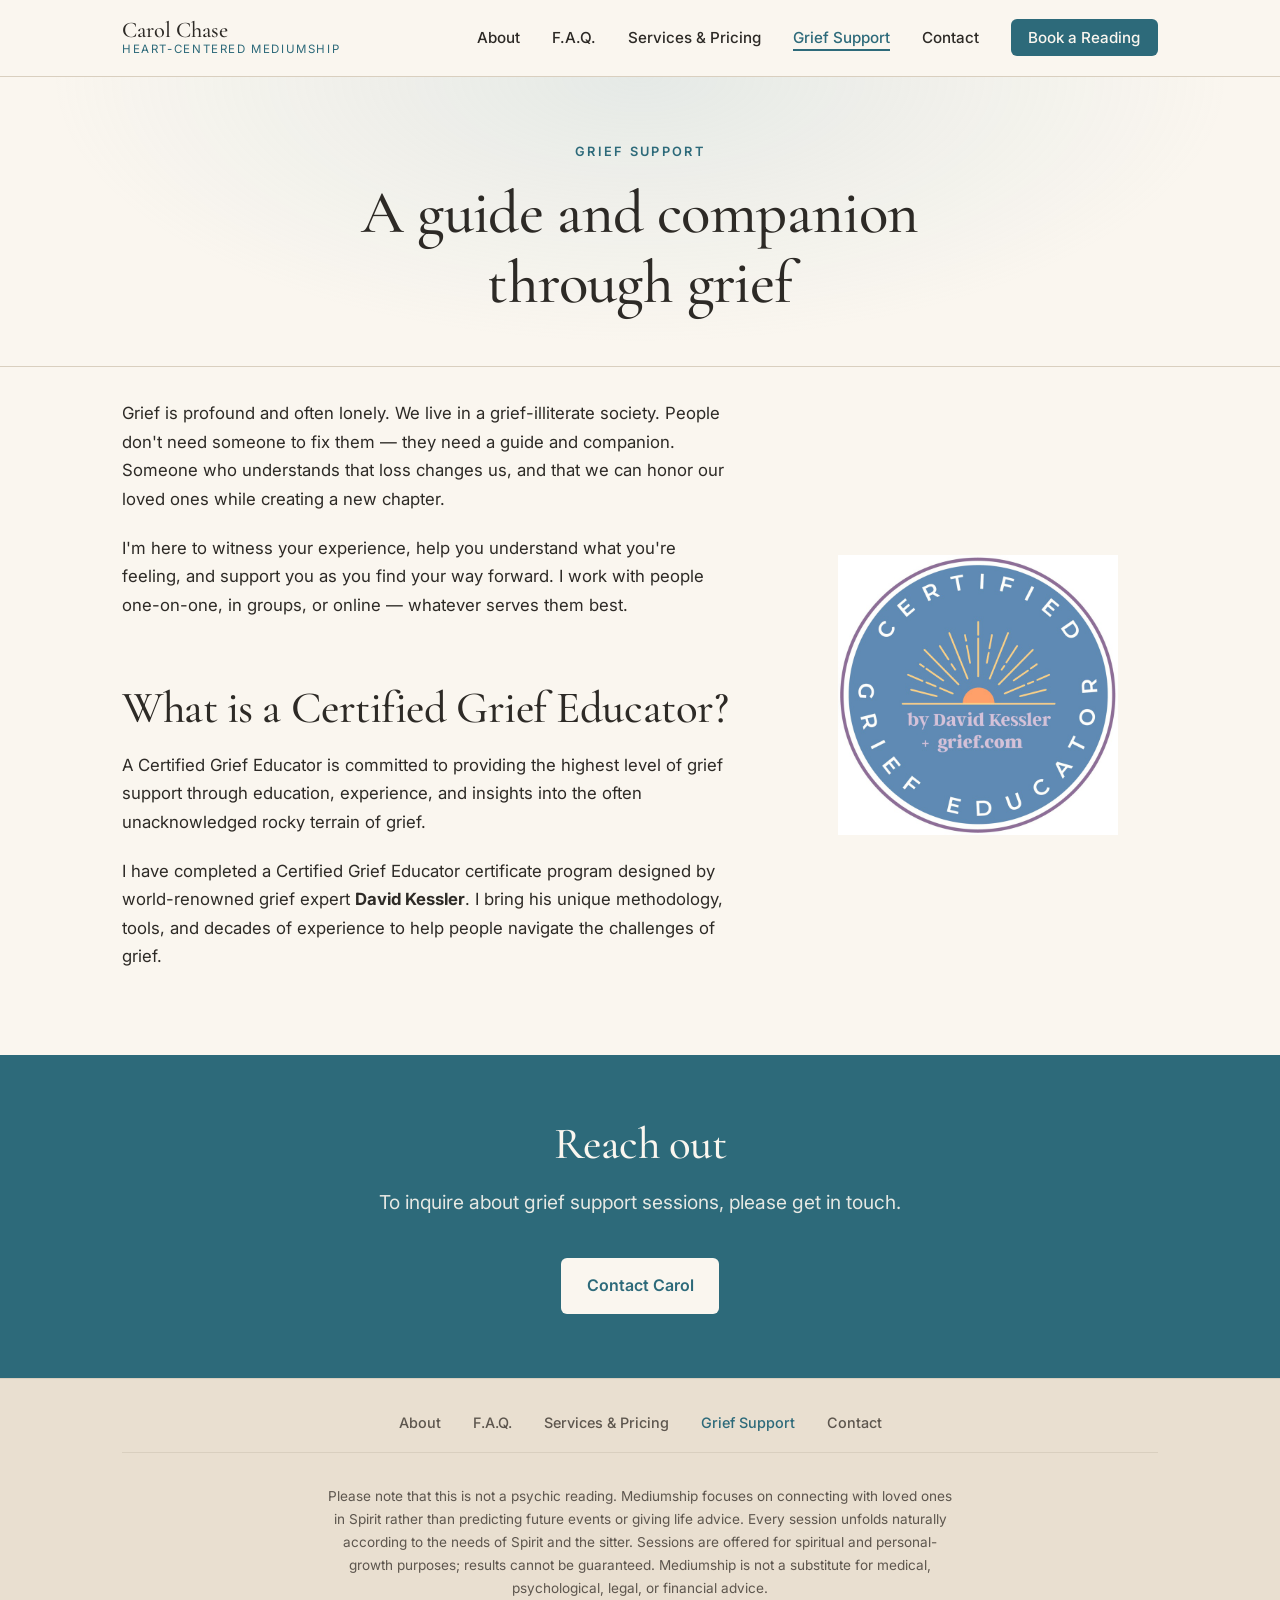
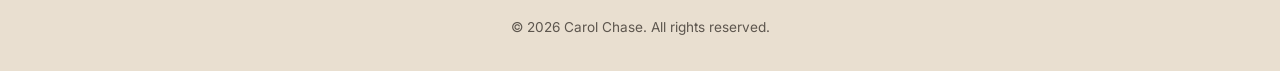
<file: grief-support.html>
<!DOCTYPE html>
<!-- Grief Support page. Header/footer are shared — see index.html. -->
<html lang="en">
<head>
  <meta charset="UTF-8" />
  <meta name="viewport" content="width=device-width, initial-scale=1.0" />
  <title>Grief Support — Carol Chase, Certified Grief Educator</title>
  <meta name="description" content="Carol Chase is a Certified Grief Educator trained by David Kessler. Compassionate, trauma-informed grief support one-on-one, in groups, or online." />
  <link rel="preconnect" href="https://fonts.googleapis.com" />
  <link rel="preconnect" href="https://fonts.gstatic.com" crossorigin />
  <link href="https://fonts.googleapis.com/css2?family=Cormorant+Garamond:ital,wght@0,400;0,500;0,600;1,400&family=Inter:wght@400;500;600&display=swap" rel="stylesheet" />
  <link rel="stylesheet" href="styles.css" />
</head>
<body>

  <header class="site-header">
    <div class="container header-inner">
      <a href="index.html" class="brand">
        <span class="brand-name">Carol Chase</span>
        <span class="brand-tagline">Heart-Centered Mediumship</span>
      </a>
      <nav aria-label="Main navigation">
        <ul class="nav-list">
          <li><a href="about.html">About</a></li>
          <li><a href="faq.html">F.A.Q.</a></li>
          <li><a href="services.html">Services &amp; Pricing</a></li>
          <li><a href="grief-support.html">Grief Support</a></li>
          <li><a href="contact.html">Contact</a></li>
          <li><a href="services.html" class="nav-cta">Book a Reading</a></li>
        </ul>
      </nav>
    </div>
  </header>

  <main>

    <section class="page-hero">
      <div class="container narrow center">
        <p class="eyebrow">Grief Support</p>
        <h1>A guide and companion through grief</h1>
      </div>
    </section>

    <section class="section">
      <div class="container grief-inner">
        <div class="grief-copy">
          <p>
            Grief is profound and often lonely. We live in a grief-illiterate society. People don't need someone to fix them &mdash; they need a guide and companion. Someone who understands that loss changes us, and that we can honor our loved ones while creating a new chapter.
          </p>
          <p>
            I'm here to witness your experience, help you understand what you're feeling, and support you as you find your way forward. I work with people one-on-one, in groups, or online &mdash; whatever serves them best.
          </p>

          <h2>What is a Certified Grief Educator?</h2>
          <p>
            A Certified Grief Educator is committed to providing the highest level of grief support through education, experience, and insights into the often unacknowledged rocky terrain of grief.
          </p>
          <p>
            I have completed a Certified Grief Educator certificate program designed by world-renowned grief expert <strong>David Kessler</strong>. I bring his unique methodology, tools, and decades of experience to help people navigate the challenges of grief.
          </p>
        </div>
        <figure class="grief-badge">
          <img src="images/grief-educator-badge.jpg" alt="Certified Grief Educator badge, awarded by David Kessler and grief.com." />
        </figure>
      </div>
    </section>

    <section class="cta-band">
      <div class="container center">
        <h2>Reach out</h2>
        <p class="lede">To inquire about grief support sessions, please get in touch.</p>
        <a href="contact.html" class="btn btn-primary">Contact Carol</a>
      </div>
    </section>

  </main>

  <footer class="site-footer">
    <div class="container">
      <nav class="footer-nav" aria-label="Footer navigation">
        <a href="about.html">About</a>
        <a href="faq.html">F.A.Q.</a>
        <a href="services.html">Services &amp; Pricing</a>
        <a href="grief-support.html">Grief Support</a>
        <a href="contact.html">Contact</a>
      </nav>
      <p class="disclaimer">
        Please note that this is not a psychic reading. Mediumship focuses on connecting with loved ones in Spirit rather than predicting future events or giving life advice. Every session unfolds naturally according to the needs of Spirit and the sitter. Sessions are offered for spiritual and personal-growth purposes; results cannot be guaranteed. Mediumship is not a substitute for medical, psychological, legal, or financial advice.
      </p>
      <p class="copyright">
        &copy; <span id="year">2026</span> Carol Chase. All rights reserved.
      </p>
    </div>
  </footer>

  <script>
    document.getElementById('year').textContent = new Date().getFullYear();
    document.querySelectorAll('.nav-list a, .footer-nav a').forEach(a => {
      if (a.pathname === window.location.pathname) a.classList.add('active');
    });
  </script>
</body>
</html>
</file>
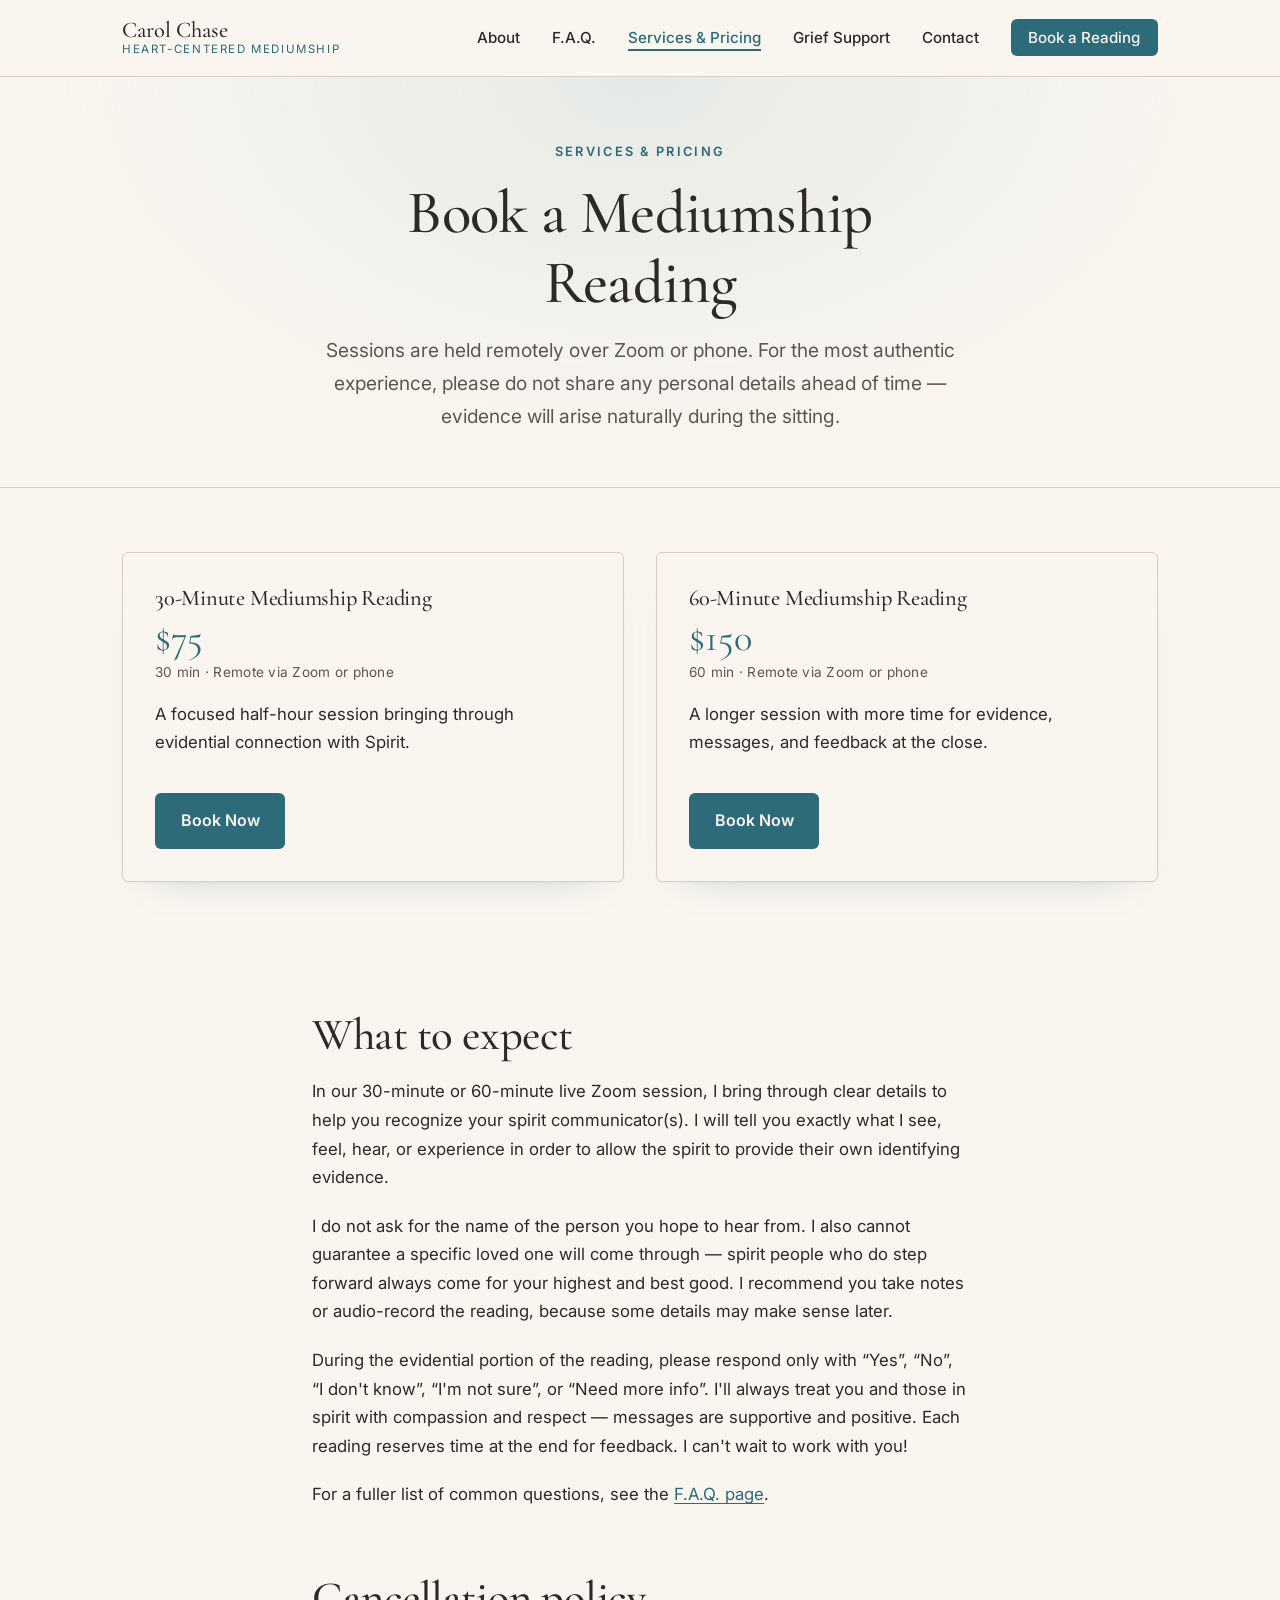
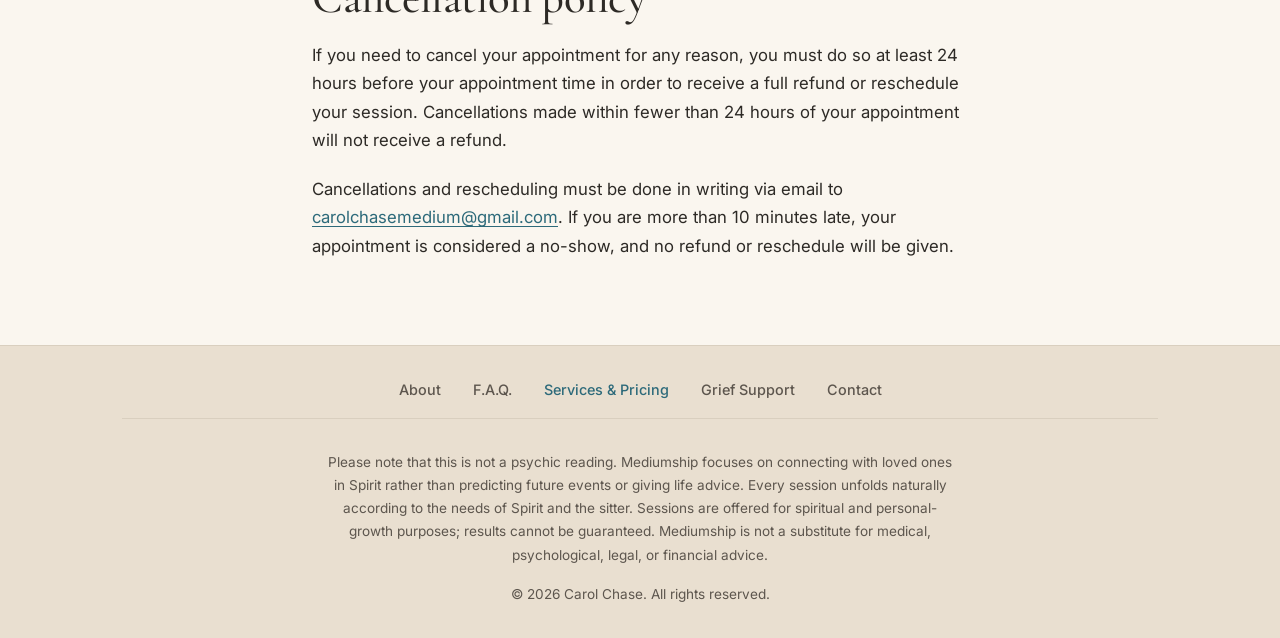
<file: services.html>
<!doctype html>
<!-- Services & Pricing page. Header/footer are shared — see index.html. -->
<html lang="en">
    <head>
        <meta charset="UTF-8" />
        <meta name="viewport" content="width=device-width, initial-scale=1.0" />
        <title>
            Services &amp; Pricing — Carol Chase, Heart-Centered Mediumship
        </title>
        <meta
            name="description"
            content="Book a 30-minute ($75) or 60-minute ($150) evidential mediumship reading with Carol Chase. Sessions held remotely via Zoom or phone."
        />
        <link rel="preconnect" href="https://fonts.googleapis.com" />
        <link rel="preconnect" href="https://fonts.gstatic.com" crossorigin />
        <link
            href="https://fonts.googleapis.com/css2?family=Cormorant+Garamond:ital,wght@0,400;0,500;0,600;1,400&family=Inter:wght@400;500;600&display=swap"
            rel="stylesheet"
        />
        <link rel="stylesheet" href="styles.css" />
    </head>
    <body>
        <header class="site-header">
            <div class="container header-inner">
                <a href="index.html" class="brand">
                    <span class="brand-name">Carol Chase</span>
                    <span class="brand-tagline">Heart-Centered Mediumship</span>
                </a>
                <nav aria-label="Main navigation">
                    <ul class="nav-list">
                        <li><a href="about.html">About</a></li>
                        <li><a href="faq.html">F.A.Q.</a></li>
                        <li>
                            <a href="services.html">Services &amp; Pricing</a>
                        </li>
                        <li><a href="grief-support.html">Grief Support</a></li>
                        <li><a href="contact.html">Contact</a></li>
                        <li>
                            <a href="services.html" class="nav-cta">Book a Reading</a>
                        </li>
                    </ul>
                </nav>
            </div>
        </header>

        <main>
            <section class="page-hero">
                <div class="container narrow center">
                    <p class="eyebrow">Services &amp; Pricing</p>
                    <h1>Book a Mediumship Reading</h1>
                    <p class="lede">
                        Sessions are held remotely over Zoom or phone. For the
                        most authentic experience, please do not share any
                        personal details ahead of time &mdash; evidence will
                        arise naturally during the sitting.
                    </p>
                </div>
            </section>

            <section class="section">
                <div class="container">
                    <div class="services">
                        <article class="service">
                            <h3>30-Minute Mediumship Reading</h3>
                            <p class="service-price">$75</p>
                            <p class="service-meta">
                                30 min &middot; Remote via Zoom or phone
                            </p>
                            <p>
                                A focused half-hour session bringing through
                                evidential connection with Spirit.
                            </p>
                            <a href="#"
                               class="btn btn-primary"
                               data-cal-link="carol-chase/30-minute-evidential-mediumship-reading"
                               data-cal-namespace="30-minute-evidential-mediumship-reading"
                               data-cal-config='{"layout":"month_view","useSlotsViewOnSmallScreen":"true"}'
                            >Book Now</a>
                        </article>

                        <article class="service">
                            <h3>60-Minute Mediumship Reading</h3>
                            <p class="service-price">$150</p>
                            <p class="service-meta">
                                60 min &middot; Remote via Zoom or phone
                            </p>
                            <p>
                                A longer session with more time for evidence,
                                messages, and feedback at the close.
                            </p>
                            <a href="#"
                               class="btn btn-primary"
                               data-cal-link="carol-chase/60-minute-evidential-mediumship-reading"
                               data-cal-namespace="60-minute-evidential-mediumship-reading"
                               data-cal-config='{"layout":"month_view","useSlotsViewOnSmallScreen":"true"}'
                            >Book Now</a>
                        </article>
                    </div>
                </div>
            </section>

            <section class="section" style="padding-top: 0">
                <div class="container narrow">
                    <h2>What to expect</h2>
                    <p>
                        In our 30-minute or 60-minute live Zoom session, I bring
                        through clear details to help you recognize your spirit
                        communicator(s). I will tell you exactly what I see,
                        feel, hear, or experience in order to allow the spirit
                        to provide their own identifying evidence.
                    </p>
                    <p>
                        I do not ask for the name of the person you hope to hear
                        from. I also cannot guarantee a specific loved one will
                        come through &mdash; spirit people who do step forward
                        always come for your highest and best good. I recommend
                        you take notes or audio-record the reading, because some
                        details may make sense later.
                    </p>
                    <p>
                        During the evidential portion of the reading, please
                        respond only with &ldquo;Yes&rdquo;, &ldquo;No&rdquo;,
                        &ldquo;I don't know&rdquo;, &ldquo;I'm not sure&rdquo;,
                        or &ldquo;Need more info&rdquo;. I'll always treat you
                        and those in spirit with compassion and respect &mdash;
                        messages are supportive and positive. Each reading
                        reserves time at the end for feedback. I can't wait to
                        work with you!
                    </p>
                    <p>
                        For a fuller list of common questions, see the
                        <a href="faq.html">F.A.Q. page</a>.
                    </p>

                    <h2 id="cancellation">Cancellation policy</h2>
                    <p>
                        If you need to cancel your appointment for any reason,
                        you must do so at least 24 hours before your appointment
                        time in order to receive a full refund or reschedule
                        your session. Cancellations made within fewer than 24
                        hours of your appointment will not receive a refund.
                    </p>
                    <p>
                        Cancellations and rescheduling must be done in writing
                        via email to
                        <a href="mailto:carolchasemedium@gmail.com"
                            >carolchasemedium@gmail.com</a
                        >. If you are more than 10 minutes late, your
                        appointment is considered a no-show, and no refund or
                        reschedule will be given.
                    </p>
                </div>
            </section>
        </main>

        <footer class="site-footer">
            <div class="container">
                <nav class="footer-nav" aria-label="Footer navigation">
                    <a href="about.html">About</a>
                    <a href="faq.html">F.A.Q.</a>
                    <a href="services.html">Services &amp; Pricing</a>
                    <a href="grief-support.html">Grief Support</a>
                    <a href="contact.html">Contact</a>
                </nav>
                <p class="disclaimer">
                    Please note that this is not a psychic reading. Mediumship
                    focuses on connecting with loved ones in Spirit rather than
                    predicting future events or giving life advice. Every
                    session unfolds naturally according to the needs of Spirit
                    and the sitter. Sessions are offered for spiritual and
                    personal-growth purposes; results cannot be guaranteed.
                    Mediumship is not a substitute for medical, psychological,
                    legal, or financial advice.
                </p>
                <p class="copyright">
                    &copy; <span id="year">2026</span> Carol Chase. All rights
                    reserved.
                </p>
            </div>
        </footer>

        <script>
            document.getElementById("year").textContent =
                new Date().getFullYear();
            document
                .querySelectorAll(".nav-list a, .footer-nav a")
                .forEach((a) => {
                    if (a.pathname === window.location.pathname)
                        a.classList.add("active");
                });
        </script>

        <!-- Cal.com popup embed -->
        <script type="text/javascript">
          (function (C, A, L) { let p = function (a, ar) { a.q.push(ar); }; let d = C.document; C.Cal = C.Cal || function () { let cal = C.Cal; let ar = arguments; if (!cal.loaded) { cal.ns = {}; cal.q = cal.q || []; d.head.appendChild(d.createElement("script")).src = A; cal.loaded = true; } if (ar[0] === L) { const api = function () { p(api, arguments); }; const namespace = ar[1]; api.q = api.q || []; if(typeof namespace === "string"){cal.ns[namespace] = cal.ns[namespace] || api;p(cal.ns[namespace], ar);p(cal, ["initNamespace", namespace]);} else p(cal, ar); return;} p(cal, ar); }; })(window, "https://app.cal.com/embed/embed.js", "init");
          Cal("init", "30-minute-evidential-mediumship-reading", {origin:"https://app.cal.com"});
          Cal("init", "60-minute-evidential-mediumship-reading", {origin:"https://app.cal.com"});
          Cal.ns["30-minute-evidential-mediumship-reading"]("ui", {"hideEventTypeDetails":false,"layout":"month_view"});
          Cal.ns["60-minute-evidential-mediumship-reading"]("ui", {"hideEventTypeDetails":false,"layout":"month_view"});
        </script>
    </body>
</html>
</file>
<file: styles.css>
/* ==========================================================
   Carol Chase — Heart-Centered Mediumship
   styles.css

   Sections in order:
     1. Design tokens (colors, fonts, spacing) — edit these
        first if you want to retheme the site
     2. Resets & base typography
     3. Layout primitives (container, section)
     4. Header / nav
     5. Hero
     6. Section: About
     7. Section: How I Work
     8. Section: Grief
     9. Section: Testimonials
    10. Section: Booking
    11. Section: Contact
    12. Footer
    13. Responsive (mobile) overrides
   ========================================================== */


/* ==========================================================
   1. DESIGN TOKENS
   Change a value here and the whole site updates.
   ========================================================== */
:root {
  /* Colors — drawn from Carol's portrait (teal scarf) and the
     CGE badge (soft dusty blue, lavender, warm sunrise peach) */
  --color-bg:           #faf6ef;   /* warm cream background */
  --color-bg-alt:       #f3ece1;   /* slightly deeper cream for banded sections */
  --color-bg-deep:      #e9dfd0;   /* deepest neutral, for cards */
  --color-text:         #2d2a26;   /* warm near-black for body text */
  --color-text-soft:    #5d564e;   /* secondary text */
  --color-accent:       #2d6a7a;   /* deep teal — primary brand color */
  --color-accent-hover: #1f4d59;   /* darker teal for hover */
  --color-accent-soft:  #a8c5cc;   /* light teal */
  --color-warm:         #d99363;   /* warm peach/coral accent */
  --color-lavender:     #9893b8;   /* soft lavender accent */
  --color-rule:         #d9cfbf;   /* hairline rule color */

  /* Typography */
  --font-heading: 'Cormorant Garamond', Georgia, 'Times New Roman', serif;
  --font-body:    'Inter', -apple-system, BlinkMacSystemFont, 'Segoe UI', sans-serif;

  /* Type scale */
  --size-h1: clamp(2.4rem, 5vw, 3.8rem);
  --size-h2: clamp(2rem, 3.8vw, 2.8rem);
  --size-h3: 1.4rem;
  --size-lede: 1.2rem;
  --size-body: 1.05rem;

  /* Spacing */
  --space-xs: 0.5rem;
  --space-sm: 1rem;
  --space-md: 2rem;
  --space-lg: 4rem;
  --space-xl: 6rem;

  /* Layout */
  --container-max: 1100px;
  --container-narrow: 720px;
  --radius: 6px;
}


/* ==========================================================
   2. RESETS & BASE TYPOGRAPHY
   ========================================================== */
*, *::before, *::after { box-sizing: border-box; }
html { scroll-behavior: smooth; }
body {
  margin: 0;
  background: var(--color-bg);
  color: var(--color-text);
  font-family: var(--font-body);
  font-size: var(--size-body);
  line-height: 1.7;
  -webkit-font-smoothing: antialiased;
}
img { max-width: 100%; height: auto; display: block; }

h1, h2, h3 {
  font-family: var(--font-heading);
  font-weight: 500;
  line-height: 1.15;
  letter-spacing: -0.01em;
  color: var(--color-text);
  margin: 0 0 var(--space-sm);
}
h1 { font-size: var(--size-h1); }
h2 { font-size: var(--size-h2); }
h3 { font-size: var(--size-h3); }
h1 em, h2 em { color: var(--color-accent); font-style: italic; }

/* Mid-section headings get generous space above so they read as
   the start of a new thought, then sit close to their first paragraph. */
* + h2,
* + h3 { margin-top: var(--space-lg); }
.eyebrow + h1,
.eyebrow + h2,
.eyebrow + h3 { margin-top: 0; }

p { margin: 0 0 1.2em; }
a { color: var(--color-accent); text-decoration: underline; text-underline-offset: 3px; }
a:hover { color: var(--color-accent-hover); }

.eyebrow {
  font-family: var(--font-body);
  font-size: 0.8rem;
  font-weight: 600;
  letter-spacing: 0.18em;
  text-transform: uppercase;
  color: var(--color-accent);
  margin: 0 0 var(--space-sm);
}
.lede        { font-size: var(--size-lede); color: var(--color-text-soft); }
.section-lede{ font-size: 1.1rem; color: var(--color-text-soft); max-width: 60ch; margin-bottom: var(--space-md); }
.closing     { font-style: italic; color: var(--color-text-soft); }
.muted       { color: var(--color-text-soft); }
.center      { text-align: center; }

blockquote {
  margin: var(--space-md) 0;
  padding: var(--space-sm) var(--space-md);
  border-left: 3px solid var(--color-accent-soft);
  font-style: italic;
  color: var(--color-text-soft);
  background: var(--color-bg-alt);
  border-radius: 0 var(--radius) var(--radius) 0;
}


/* ==========================================================
   3. LAYOUT PRIMITIVES
   ========================================================== */
.container {
  max-width: var(--container-max);
  margin: 0 auto;
  /* Horizontal-only longhand so vertical padding on co-classed elements
     (e.g. .container.header-inner) isn't zeroed out by the shorthand. */
  padding-left: var(--space-md);
  padding-right: var(--space-md);
}
.container.narrow { max-width: var(--container-narrow); }

.section { padding: var(--space-lg) 0; }

/* Page heroes already give breathing room below; reduce the next
   section's top padding so the title and body content stay related. */
.page-hero + .section { padding-top: var(--space-md); }


/* ==========================================================
   4. HEADER / NAV
   ========================================================== */
.site-header {
  position: sticky;
  top: 0;
  z-index: 50;
  background: rgba(250, 246, 239, 0.92);
  backdrop-filter: saturate(150%) blur(12px);
  -webkit-backdrop-filter: saturate(150%) blur(12px);
  border-bottom: 1px solid var(--color-rule);
}
.header-inner {
  display: flex;
  align-items: center;
  justify-content: space-between;
  padding-top: 1.15rem;
  padding-bottom: 1.25rem;
  gap: var(--space-md);
}
.brand { text-decoration: none; color: var(--color-text); display: flex; flex-direction: column; line-height: 1.1; }
.brand-name    { font-family: var(--font-heading); font-size: 1.4rem; font-weight: 500; }
.brand-tagline { font-size: 0.72rem; letter-spacing: 0.14em; text-transform: uppercase; color: var(--color-accent); }

.nav-list {
  display: flex;
  gap: var(--space-md);
  list-style: none;
  margin: 0;
  padding: 0;
  align-items: center;
}
.nav-list a {
  text-decoration: none;
  color: var(--color-text);
  font-size: 0.95rem;
  font-weight: 500;
  white-space: nowrap;                    /* keep multi-word labels on one line */
}
.nav-list a:hover { color: var(--color-accent); }
.nav-list li { flex-shrink: 0; }          /* prevent flex squeeze causing wrap */
.nav-cta {
  background: var(--color-accent);
  color: var(--color-bg) !important;
  padding: 0.55rem 1.1rem;
  border-radius: var(--radius);
}
.nav-cta:hover { background: var(--color-accent-hover); }
.nav-list a.active:not(.nav-cta) {
  color: var(--color-accent);
  border-bottom: 2px solid var(--color-accent);
  padding-bottom: 2px;
}


/* ==========================================================
   5. HERO
   ========================================================== */
.hero {
  padding: var(--space-xl) 0 var(--space-lg);
  background:
    radial-gradient(ellipse at top right, rgba(168, 197, 204, 0.35), transparent 60%),
    radial-gradient(ellipse at bottom left, rgba(217, 147, 99, 0.18), transparent 55%),
    var(--color-bg);
}
.hero-inner {
  display: grid;
  grid-template-columns: 1.2fr 1fr;
  gap: var(--space-lg);
  align-items: center;
}
.hero h1 { margin-bottom: var(--space-md); }
.cta-row { display: flex; gap: var(--space-sm); flex-wrap: wrap; margin-top: var(--space-md); }

.btn {
  display: inline-block;
  padding: 0.9rem 1.6rem;
  border-radius: var(--radius);
  font-weight: 600;
  text-decoration: none;
  font-size: 1rem;
  transition: background 0.15s ease, transform 0.15s ease;
}
.btn-primary { background: var(--color-accent); color: var(--color-bg); }
.btn-primary:hover { background: var(--color-accent-hover); color: var(--color-bg); }
.btn-ghost { background: transparent; color: var(--color-accent); border: 1px solid var(--color-accent); }
.btn-ghost:hover { background: var(--color-accent); color: var(--color-bg); }

.hero-portrait img {
  border-radius: var(--radius);
  box-shadow: 0 30px 80px -30px rgba(45, 106, 122, 0.45);
  object-fit: cover;
  object-position: top;
  aspect-ratio: 4 / 5;
}


/* ==========================================================
   6. PAGE HEROES (used on About, F.A.Q., Services, etc.)
   ========================================================== */
.page-hero {
  padding: var(--space-lg) 0 var(--space-md);
  background:
    radial-gradient(ellipse at top, rgba(168, 197, 204, 0.25), transparent 65%),
    var(--color-bg);
  border-bottom: 1px solid var(--color-rule);
}
.page-hero h1 { margin-bottom: var(--space-sm); }
.page-hero .lede { margin-top: var(--space-sm); }

/* Alternate banded section background — used between same-colored sections */
.section-alt { background: var(--color-bg-alt); }

/* About page two-column layout */
.about-inner {
  display: grid;
  grid-template-columns: 1fr 2fr;
  gap: var(--space-lg);
  align-items: start;
}
.about-portrait img {
  border-radius: var(--radius);
  box-shadow: 0 20px 60px -25px rgba(45, 106, 122, 0.4);
  width: 100%;
  aspect-ratio: 4 / 5;
  object-fit: cover;
  object-position: top;
}
.about-portrait figcaption {
  margin-top: var(--space-sm);
  font-size: 0.95rem;
  color: var(--color-text-soft);
  line-height: 1.5;
}

.read-more { font-weight: 600; }


/* ==========================================================
   7. CTA BAND (used at bottom of most pages)
   ========================================================== */
.cta-band {
  background: var(--color-accent);
  color: var(--color-bg);
  padding: var(--space-lg) 0;
}
.cta-band h2,
.cta-band p { color: var(--color-bg); }
.cta-band .lede { opacity: 0.9; }
.cta-band .btn-primary {
  background: var(--color-bg);
  color: var(--color-accent);
  margin-top: var(--space-sm);
}
.cta-band .btn-primary:hover { background: var(--color-bg-alt); color: var(--color-accent-hover); }


/* ==========================================================
   8. SECTION: GRIEF (grief-support.html)
   ========================================================== */
.grief-inner {
  display: grid;
  grid-template-columns: 2fr 1fr;
  gap: var(--space-lg);
  align-items: center;
}
.grief-badge img { max-width: 280px; margin: 0 auto; }
.teachers { font-size: 0.95rem; color: var(--color-text-soft); margin-top: var(--space-md); }


/* ==========================================================
   9. SECTION: TESTIMONIALS
   ========================================================== */
.section-testimonials { background: var(--color-bg); }
.testimonial-grid {
  display: grid;
  grid-template-columns: repeat(auto-fit, minmax(280px, 1fr));
  gap: var(--space-md);
  margin-top: var(--space-md);
  align-items: stretch;
}
.testimonial {
  margin: 0;
  padding: var(--space-md);
  background: var(--color-bg);
  border-radius: var(--radius);
  border: 1px solid var(--color-rule);
  box-shadow: 0 2px 4px -2px rgba(45, 42, 38, 0.06),
              0 12px 30px -18px rgba(45, 106, 122, 0.25);
  display: flex;
  flex-direction: column;
  position: relative;
  overflow: hidden;
}
.testimonial::before {
  content: "\201C";                       /* decorative opening quote */
  position: absolute;
  top: -0.15em;
  left: 0.35rem;
  font-family: var(--font-heading);
  font-size: 5rem;
  line-height: 1;
  color: var(--color-accent-soft);
  opacity: 0.55;
  pointer-events: none;
}
.testimonial blockquote {
  margin: 0 0 var(--space-md);
  padding: 0.5rem 0 0;                    /* breathing room below decorative quote */
  background: none;
  border-left: none;
  font-style: italic;
  color: var(--color-text);
  font-size: 1rem;
  line-height: 1.65;
  flex: 1;                                /* push name to the bottom */
}
.testimonial figcaption {
  font-weight: 600;
  color: var(--color-accent);
  font-size: 0.9rem;
  letter-spacing: 0.02em;
  border-top: 1px solid var(--color-rule);
  padding-top: var(--space-sm);
  margin-top: auto;
}

/* Testimonials: horizontal scroller with snap-points. Native swipe on
   touch; arrows in the section header scroll one card at a time. */
.testimonials-header {
  display: flex;
  align-items: flex-end;
  justify-content: space-between;
  gap: var(--space-md);
  flex-wrap: wrap;
  margin-bottom: var(--space-md);
}
.testimonials-header .eyebrow { margin-bottom: 0.25rem; }
.testimonials-header h2 { margin: 0; }

.carousel-controls {
  display: flex;
  align-items: center;
  gap: var(--space-xs);
}
.carousel-btn {
  flex-shrink: 0;
  width: 44px;
  height: 44px;
  border-radius: 50%;
  border: 1.5px solid var(--color-accent);
  background: transparent;
  color: var(--color-accent);
  font-size: 1.5rem;
  line-height: 1;
  cursor: pointer;
  display: flex;
  align-items: center;
  justify-content: center;
  transition: background 0.18s ease, color 0.18s ease, transform 0.18s ease;
  padding: 0;
  font-family: var(--font-body);
}
.carousel-btn:hover { background: var(--color-accent); color: #fff; }
.carousel-btn:disabled {
  opacity: 0.35;
  cursor: default;
  background: transparent;
  color: var(--color-accent);
}

.testimonial-scroller {
  display: flex;
  gap: var(--space-md);
  overflow-x: auto;
  scroll-snap-type: x mandatory;
  scroll-behavior: smooth;
  -webkit-overflow-scrolling: touch;
  padding-bottom: 0.75rem;                /* room for thin scrollbar */
  /* Negative margin + matching padding gives cards a generous "edge fade"
     into the container padding so peeked cards don't feel clipped. */
  margin: 0 calc(var(--space-md) * -1);
  padding-left: var(--space-md);
  padding-right: var(--space-md);
  /* Snap to the inner-padding line so cards align with the container
     content (not the viewport edge) when they lock into place. */
  scroll-padding-left: var(--space-md);
  scrollbar-width: thin;
  scrollbar-color: var(--color-accent-soft) transparent;
}
.testimonial-scroller::-webkit-scrollbar { height: 6px; }
.testimonial-scroller::-webkit-scrollbar-track { background: transparent; }
.testimonial-scroller::-webkit-scrollbar-thumb {
  background: var(--color-accent-soft);
  border-radius: 3px;
}
.testimonial-scroller .testimonial {
  flex: 0 0 calc((100% - var(--space-md) * 2) / 3);   /* 3 cards visible */
  scroll-snap-align: start;
  min-width: 0;
}


/* ==========================================================
   10. SECTION: BOOKING
   ========================================================== */
.section-booking { background: var(--color-bg-alt); }
.services {
  display: grid;
  grid-template-columns: repeat(auto-fit, minmax(260px, 1fr));
  gap: var(--space-md);
  margin: var(--space-md) 0 var(--space-lg);
}
.service {
  background: var(--color-bg);
  padding: var(--space-md);
  border-radius: var(--radius);
  border: 1px solid var(--color-rule);
  display: flex;
  flex-direction: column;
  box-shadow: 0 2px 4px -2px rgba(45, 42, 38, 0.06),
              0 18px 40px -28px rgba(45, 106, 122, 0.3);
  transition: transform 0.2s ease, box-shadow 0.2s ease;
}
.service:hover {
  transform: translateY(-2px);
  box-shadow: 0 4px 8px -2px rgba(45, 42, 38, 0.08),
              0 24px 50px -28px rgba(45, 106, 122, 0.4);
}
.service h3 { margin-bottom: var(--space-xs); }
.service > p:not(.service-price):not(.service-meta) {
  flex: 1;                                /* push button to bottom */
}
.service .btn { align-self: flex-start; margin-top: var(--space-sm); }
.service-price {
  font-family: var(--font-heading);
  font-size: 2.4rem;
  color: var(--color-accent);
  margin: 0 0 0.2rem;
  line-height: 1;
}
.service-meta {
  font-size: 0.85rem;
  color: var(--color-text-soft);
  margin-bottom: var(--space-sm);
  letter-spacing: 0.02em;
}

.booking-widget { margin: var(--space-lg) 0; }
.booking-placeholder {
  border: 2px dashed var(--color-accent-soft);
  border-radius: var(--radius);
  padding: var(--space-lg);
  text-align: center;
  background: var(--color-bg);
}
.booking-placeholder p:last-child { margin-bottom: 0; }

.service-details {
  margin-top: var(--space-md);
  padding: var(--space-sm) var(--space-md);
  background: var(--color-bg);
  border-radius: var(--radius);
  border: 1px solid var(--color-rule);
}
.service-details summary {
  font-weight: 600;
  cursor: pointer;
  color: var(--color-accent);
  padding: var(--space-xs) 0;
}
.service-details[open] summary { margin-bottom: var(--space-sm); }


/* ==========================================================
   11. SECTION: CONTACT
   ========================================================== */
.section-contact { background: var(--color-bg); padding-bottom: var(--space-lg); }
.contact-line { font-size: 1.2rem; margin-bottom: var(--space-xs); }


/* ==========================================================
   12. FOOTER
   ========================================================== */
.site-footer {
  background: var(--color-bg-deep);
  padding: var(--space-md) 0;
  border-top: 1px solid var(--color-rule);
}
.footer-nav {
  display: flex;
  justify-content: center;
  flex-wrap: wrap;
  gap: var(--space-md);
  margin-bottom: var(--space-md);
  padding-bottom: var(--space-sm);
  border-bottom: 1px solid var(--color-rule);
}
.footer-nav a {
  color: var(--color-text-soft);
  text-decoration: none;
  font-size: 0.9rem;
  font-weight: 500;
}
.footer-nav a:hover,
.footer-nav a.active { color: var(--color-accent); }

.faq-list { margin-top: var(--space-md); }
.faq-list .service-details { margin-top: var(--space-sm); }

hr {
  border: none;
  border-top: 1px solid var(--color-rule);
  margin: var(--space-lg) 0;
}

.disclaimer {
  font-size: 0.85rem;
  color: var(--color-text-soft);
  max-width: 70ch;
  margin: 0 auto var(--space-sm);
  text-align: center;
}
.copyright {
  font-size: 0.85rem;
  color: var(--color-text-soft);
  text-align: center;
  margin: 0;
}


/* ==========================================================
   13. RESPONSIVE
   ========================================================== */

/* Tablet: 2 cards visible in the scroller */
@media (max-width: 1000px) {
  .testimonial-scroller .testimonial {
    flex-basis: calc((100% - var(--space-md)) / 2);
  }
}

/* Awkward tablet-ish range: full nav + 6 items doesn't quite fit at the
   2rem desktop gap. Tighten gaps, shrink font slightly, drop the
   brand tagline so the nav has room to breathe. */
@media (min-width: 801px) and (max-width: 1024px) {
  .header-inner { gap: var(--space-sm); }
  .nav-list { gap: var(--space-sm); }
  .nav-list a { font-size: 0.88rem; }
  .nav-cta { padding: 0.5rem 0.9rem; }
  .brand-tagline { display: none; }
}

@media (max-width: 800px) {
  .hero-inner,
  .grief-inner,
  .about-inner {
    grid-template-columns: 1fr;
    gap: var(--space-md);
  }
  .hero-portrait { order: -1; max-width: 320px; margin: 0 auto; }
  .grief-badge { order: -1; }
  .grief-badge img { max-width: 200px; }
  .about-portrait { max-width: 280px; margin: 0 auto; }

  /* Testimonials: 1 card + a peek of the next, so the swipe affordance is visible */
  .testimonial-scroller .testimonial {
    flex-basis: 86%;
  }
  .testimonial { padding: var(--space-md) var(--space-sm) var(--space-sm); }
  .testimonial::before { font-size: 4rem; }

  /* Nav: keep CTA visible, hide rest (mobile menu would be the next step) */
  .nav-list { gap: var(--space-sm); }
  .nav-list li:not(:last-child) { display: none; }
  .brand-tagline { display: none; }

  /* Section rhythm — tighter on mobile so content stays close together */
  .section { padding: var(--space-md) 0; }
  .hero { padding: var(--space-lg) 0; }
  .page-hero { padding: var(--space-md) 0 var(--space-sm); }
  .cta-band { padding: var(--space-md) 0; }
  /* Smaller jumps between mid-section headings on mobile */
  * + h2, * + h3 { margin-top: var(--space-md); }

  /* Less-aggressive container padding so content has room to breathe */
  .container {
    padding-left: var(--space-sm);
    padding-right: var(--space-sm);
  }
  /* Match the scroller's negative-margin trick to the new container padding */
  .testimonial-scroller {
    margin: 0 calc(var(--space-sm) * -1);
    padding-left: var(--space-sm);
    padding-right: var(--space-sm);
    scroll-padding-left: var(--space-sm);
  }

  /* CTA buttons stretch but stay paired */
  .cta-row .btn { flex: 1 1 auto; text-align: center; }
}

/* Very narrow phones: tighten typography */
@media (max-width: 420px) {
  :root {
    --size-h3: 1.25rem;
    --size-lede: 1.1rem;
  }
  .service-price { font-size: 2rem; }
  .testimonial { padding: var(--space-sm); }
}
</file>
